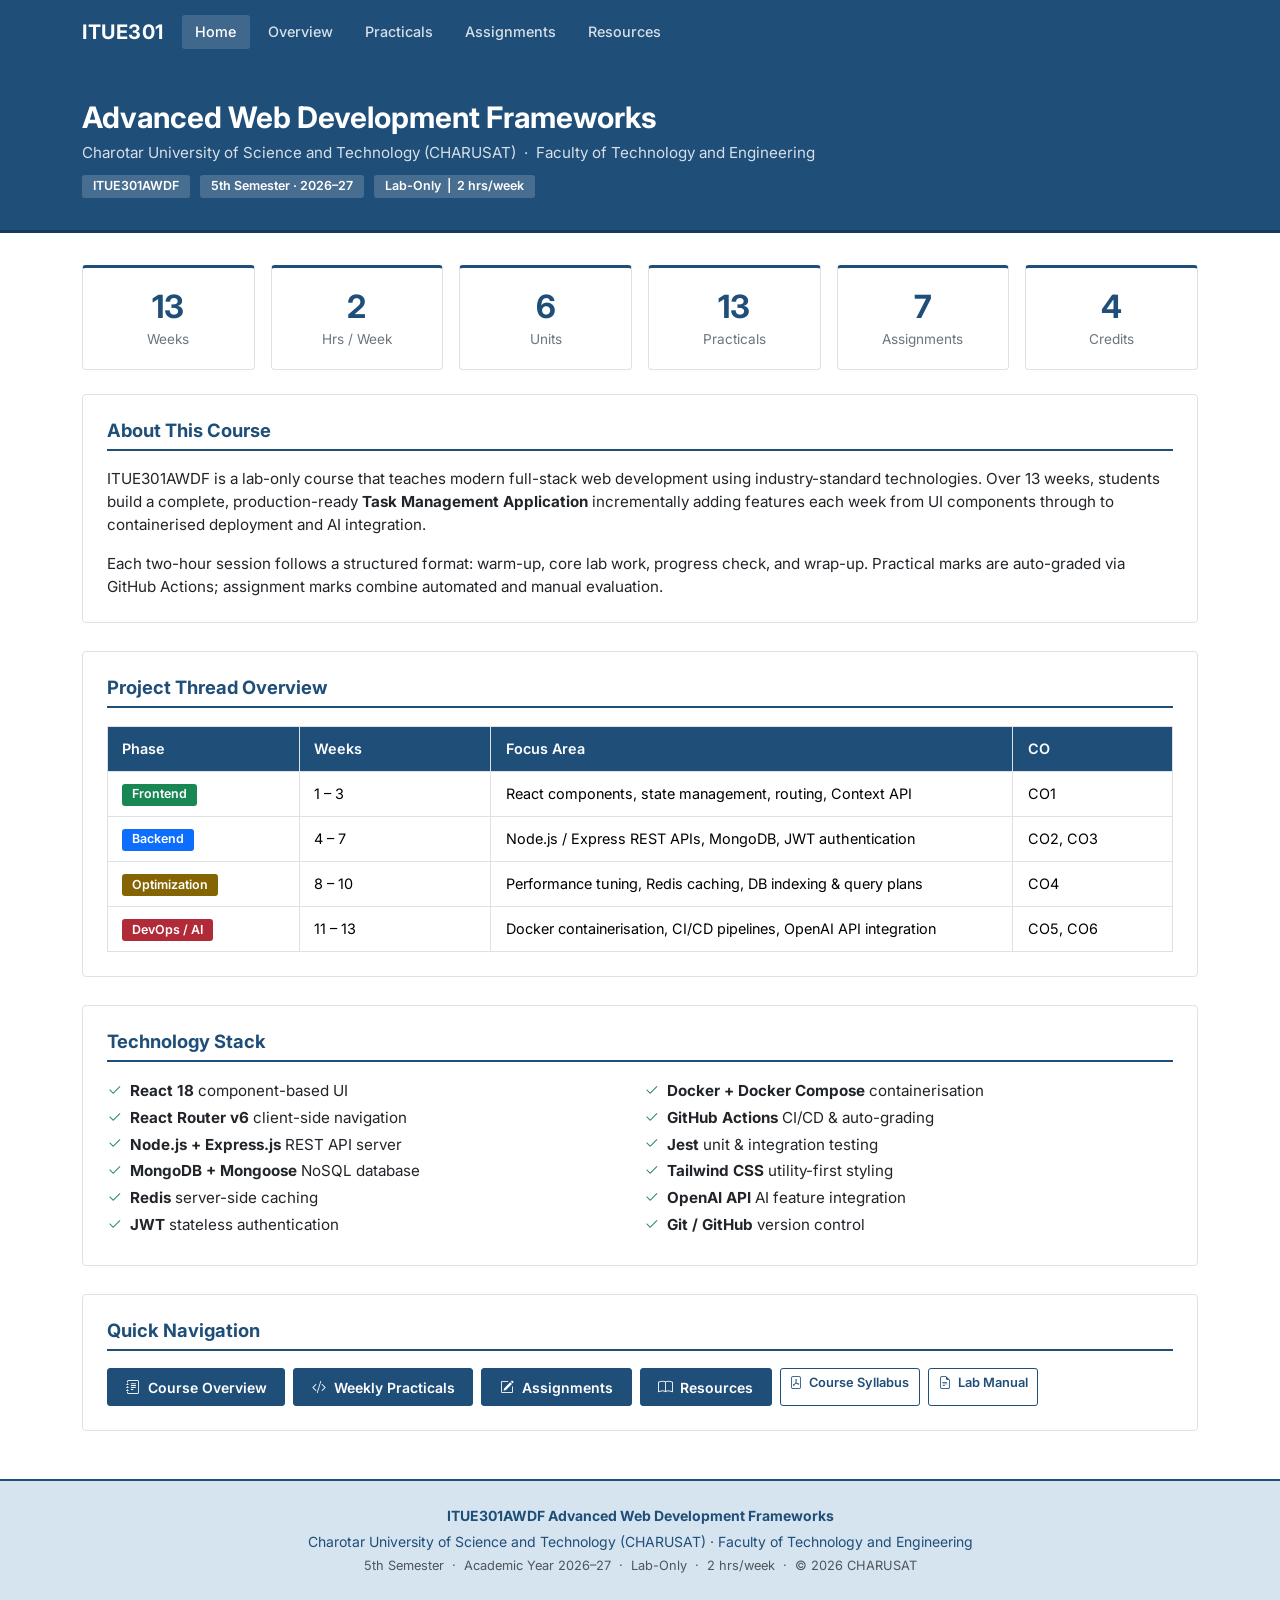
<file: index.html>
<!DOCTYPE html>
<html lang="en">
<head>
  <meta charset="UTF-8">
  <meta name="viewport" content="width=device-width, initial-scale=1.0">
  <title>ITUE301 Advanced Web Development Frameworks</title>
  <link href="https://cdn.jsdelivr.net/npm/bootstrap@5.3.2/dist/css/bootstrap.min.css" rel="stylesheet">
  <link rel="stylesheet" href="https://cdn.jsdelivr.net/npm/bootstrap-icons@1.11.1/font/bootstrap-icons.css">
  <link rel="stylesheet" href="style.css">
</head>
<body>

<!-- ── Navbar ─────────────────────────────────────────────────────────────── -->
<nav class="navbar navbar-expand-lg navbar-dark">
  <div class="container">
    <a class="navbar-brand" href="index.html">ITUE301</a>
    <button class="navbar-toggler" type="button" data-bs-toggle="collapse" data-bs-target="#nav">
      <span class="navbar-toggler-icon"></span>
    </button>
    <div class="collapse navbar-collapse" id="nav">
      <ul class="navbar-nav me-auto">
        <li class="nav-item"><a class="nav-link active" href="index.html">Home</a></li>
        <li class="nav-item"><a class="nav-link" href="overview.html">Overview</a></li>
        <li class="nav-item"><a class="nav-link" href="practicals.html">Practicals</a></li>
        <li class="nav-item"><a class="nav-link" href="assignments.html">Assignments</a></li>
        <li class="nav-item"><a class="nav-link" href="resources.html">Resources</a></li>
      </ul>
      <!-- <div class="view-mode-toggle">
        <label for="viewModeToggle" id="viewModeLabel">Student View</label>
        <div class="form-check form-switch mb-0">
          <input class="form-check-input" type="checkbox" id="viewModeToggle" role="switch">
        </div>
      </div> -->
    </div>
  </div>
</nav>

<!-- ── Page Header ────────────────────────────────────────────────────────── -->
<div class="page-header">
  <div class="container">
    <h1>Advanced Web Development Frameworks</h1>
    <p class="sub">
      Charotar University of Science and Technology (CHARUSAT) &nbsp;·&nbsp;
      Faculty of Technology and Engineering
    </p>
    <div class="badges">
      <span class="badge">ITUE301AWDF</span>
      <span class="badge">5th Semester · 2026–27</span>
      <span class="badge">Lab-Only &nbsp;|&nbsp; 2 hrs/week</span>
    </div>
  </div>
</div>

<!-- ── Main content ───────────────────────────────────────────────────────── -->
<main class="container">

  <!-- Quick Facts -->
  <div class="row g-3 mb-4">
    <div class="col-6 col-md-2">
      <div class="stat-box">
        <h3>13</h3>
        <p>Weeks</p>
      </div>
    </div>
    <div class="col-6 col-md-2">
      <div class="stat-box">
        <h3>2</h3>
        <p>Hrs / Week</p>
      </div>
    </div>
    <div class="col-6 col-md-2">
      <div class="stat-box">
        <h3>6</h3>
        <p>Units</p>
      </div>
    </div>
    <div class="col-6 col-md-2">
      <div class="stat-box">
        <h3>13</h3>
        <p>Practicals</p>
      </div>
    </div>
    <div class="col-6 col-md-2">
      <div class="stat-box">
        <h3>7</h3>
        <p>Assignments</p>
      </div>
    </div>
    <div class="col-6 col-md-2">
      <div class="stat-box">
        <h3>4</h3>
        <p>Credits</p>
      </div>
    </div>
  </div>

  <!-- Course Description -->
  <div class="section-block">
    <h2>About This Course</h2>
    <p>
      ITUE301AWDF is a lab-only course that teaches modern full-stack web development using
      industry-standard technologies. Over 13 weeks, students build a complete,
      production-ready <strong>Task Management Application</strong> incrementally adding
      features each week from UI components through to containerised deployment and AI integration.
    </p>
    <p class="mb-0">
      Each two-hour session follows a structured format: warm-up, core lab work, progress
      check, and wrap-up. Practical marks are auto-graded via GitHub Actions; assignment
      marks combine automated and manual evaluation.
    </p>
  </div>

  <!-- Course Thread at a glance -->
  <div class="section-block">
    <h2>Project Thread Overview</h2>
    <div class="table-responsive">
      <table class="table table-bordered table-sm">
        <thead>
          <tr>
            <th style="width:18%">Phase</th>
            <th style="width:18%">Weeks</th>
            <th>Focus Area</th>
            <th style="width:15%">CO</th>
          </tr>
        </thead>
        <tbody>
          <tr>
            <td><span class="badge wk-frontend">Frontend</span></td>
            <td>1 – 3</td>
            <td>React components, state management, routing, Context API</td>
            <td>CO1</td>
          </tr>
          <tr>
            <td><span class="badge wk-backend">Backend</span></td>
            <td>4 – 7</td>
            <td>Node.js / Express REST APIs, MongoDB, JWT authentication</td>
            <td>CO2, CO3</td>
          </tr>
          <tr>
            <td><span class="badge wk-optimize">Optimization</span></td>
            <td>8 – 10</td>
            <td>Performance tuning, Redis caching, DB indexing &amp; query plans</td>
            <td>CO4</td>
          </tr>
          <tr>
            <td><span class="badge wk-devops">DevOps / AI</span></td>
            <td>11 – 13</td>
            <td>Docker containerisation, CI/CD pipelines, OpenAI API integration</td>
            <td>CO5, CO6</td>
          </tr>
        </tbody>
      </table>
    </div>
  </div>

  <!-- Tech Stack -->
  <div class="section-block">
    <h2>Technology Stack</h2>
    <div class="row g-2">
      <div class="col-md-6">
        <ul class="list-unstyled mb-0">
          <li class="mb-1"><i class="bi bi-check2 text-success"></i>&nbsp; <strong>React 18</strong> component-based UI</li>
          <li class="mb-1"><i class="bi bi-check2 text-success"></i>&nbsp; <strong>React Router v6</strong> client-side navigation</li>
          <li class="mb-1"><i class="bi bi-check2 text-success"></i>&nbsp; <strong>Node.js + Express.js</strong> REST API server</li>
          <li class="mb-1"><i class="bi bi-check2 text-success"></i>&nbsp; <strong>MongoDB + Mongoose</strong> NoSQL database</li>
          <li class="mb-1"><i class="bi bi-check2 text-success"></i>&nbsp; <strong>Redis</strong> server-side caching</li>
          <li class="mb-1"><i class="bi bi-check2 text-success"></i>&nbsp; <strong>JWT</strong> stateless authentication</li>
        </ul>
      </div>
      <div class="col-md-6">
        <ul class="list-unstyled mb-0">
          <li class="mb-1"><i class="bi bi-check2 text-success"></i>&nbsp; <strong>Docker + Docker Compose</strong> containerisation</li>
          <li class="mb-1"><i class="bi bi-check2 text-success"></i>&nbsp; <strong>GitHub Actions</strong> CI/CD &amp; auto-grading</li>
          <li class="mb-1"><i class="bi bi-check2 text-success"></i>&nbsp; <strong>Jest</strong> unit &amp; integration testing</li>
          <li class="mb-1"><i class="bi bi-check2 text-success"></i>&nbsp; <strong>Tailwind CSS</strong> utility-first styling</li>
          <li class="mb-1"><i class="bi bi-check2 text-success"></i>&nbsp; <strong>OpenAI API</strong> AI feature integration</li>
          <li class="mb-1"><i class="bi bi-check2 text-success"></i>&nbsp; <strong>Git / GitHub</strong> version control</li>
        </ul>
      </div>
    </div>
  </div>

  <!-- Navigation Links -->
  <div class="section-block">
    <h2>Quick Navigation</h2>
    <div class="d-flex flex-wrap gap-2">
      <a href="overview.html" class="btn btn-primary">
        <i class="bi bi-journal-text"></i>&nbsp; Course Overview
      </a>
      <a href="practicals.html" class="btn btn-primary">
        <i class="bi bi-code-slash"></i>&nbsp; Weekly Practicals
      </a>
      <a href="assignments.html" class="btn btn-primary">
        <i class="bi bi-pencil-square"></i>&nbsp; Assignments
      </a>
      <a href="resources.html" class="btn btn-primary">
        <i class="bi bi-book"></i>&nbsp; Resources
      </a>
      <a href="#" class="btn btn-outline-primary drive-btn" data-drive-key="SYLLABUS">
        <i class="bi bi-file-pdf"></i>&nbsp; Course Syllabus
      </a>
      <a href="#" class="btn btn-outline-primary drive-btn" data-drive-key="LAB_MANUAL">
        <i class="bi bi-file-earmark-text"></i>&nbsp; Lab Manual
      </a>
    </div>
  </div>

  <!-- Faculty-only notice -->
  <div class="faculty-only">
    <div class="section-block">
      <h2>Faculty Notes</h2>
      <div class="faculty-note">
        <strong><i class="bi bi-mortarboard-fill"></i>&nbsp; Visible in Faculty View only</strong>
        All practical handouts, assignment rubrics, teaching guides, and common-mistake logs
        are accessible via the respective page sections. Auto-grading is handled by GitHub Actions
        in each template repository. Monitor the Actions tab for student submission status.
        Assessment split: 60 marks continuous (Practicals 40 + Assignments 20), 40 marks end-semester exam.
      </div>
    </div>
  </div>

</main><!-- /container -->

<!-- ── Footer ─────────────────────────────────────────────────────────────── -->
<footer class="site-footer">
  <div class="container">
    <p><strong>ITUE301AWDF Advanced Web Development Frameworks</strong></p>
    <p>Charotar University of Science and Technology (CHARUSAT) · Faculty of Technology and Engineering</p>
    <p class="text-muted">5th Semester &nbsp;·&nbsp; Academic Year 2026–27 &nbsp;·&nbsp; Lab-Only &nbsp;·&nbsp; 2 hrs/week &nbsp;·&nbsp; &copy; 2026 CHARUSAT</p>
  </div>
</footer>

<script src="https://cdn.jsdelivr.net/npm/bootstrap@5.3.2/dist/js/bootstrap.bundle.min.js"></script>
<script src="main.js"></script>
</body>
</html>
</file>
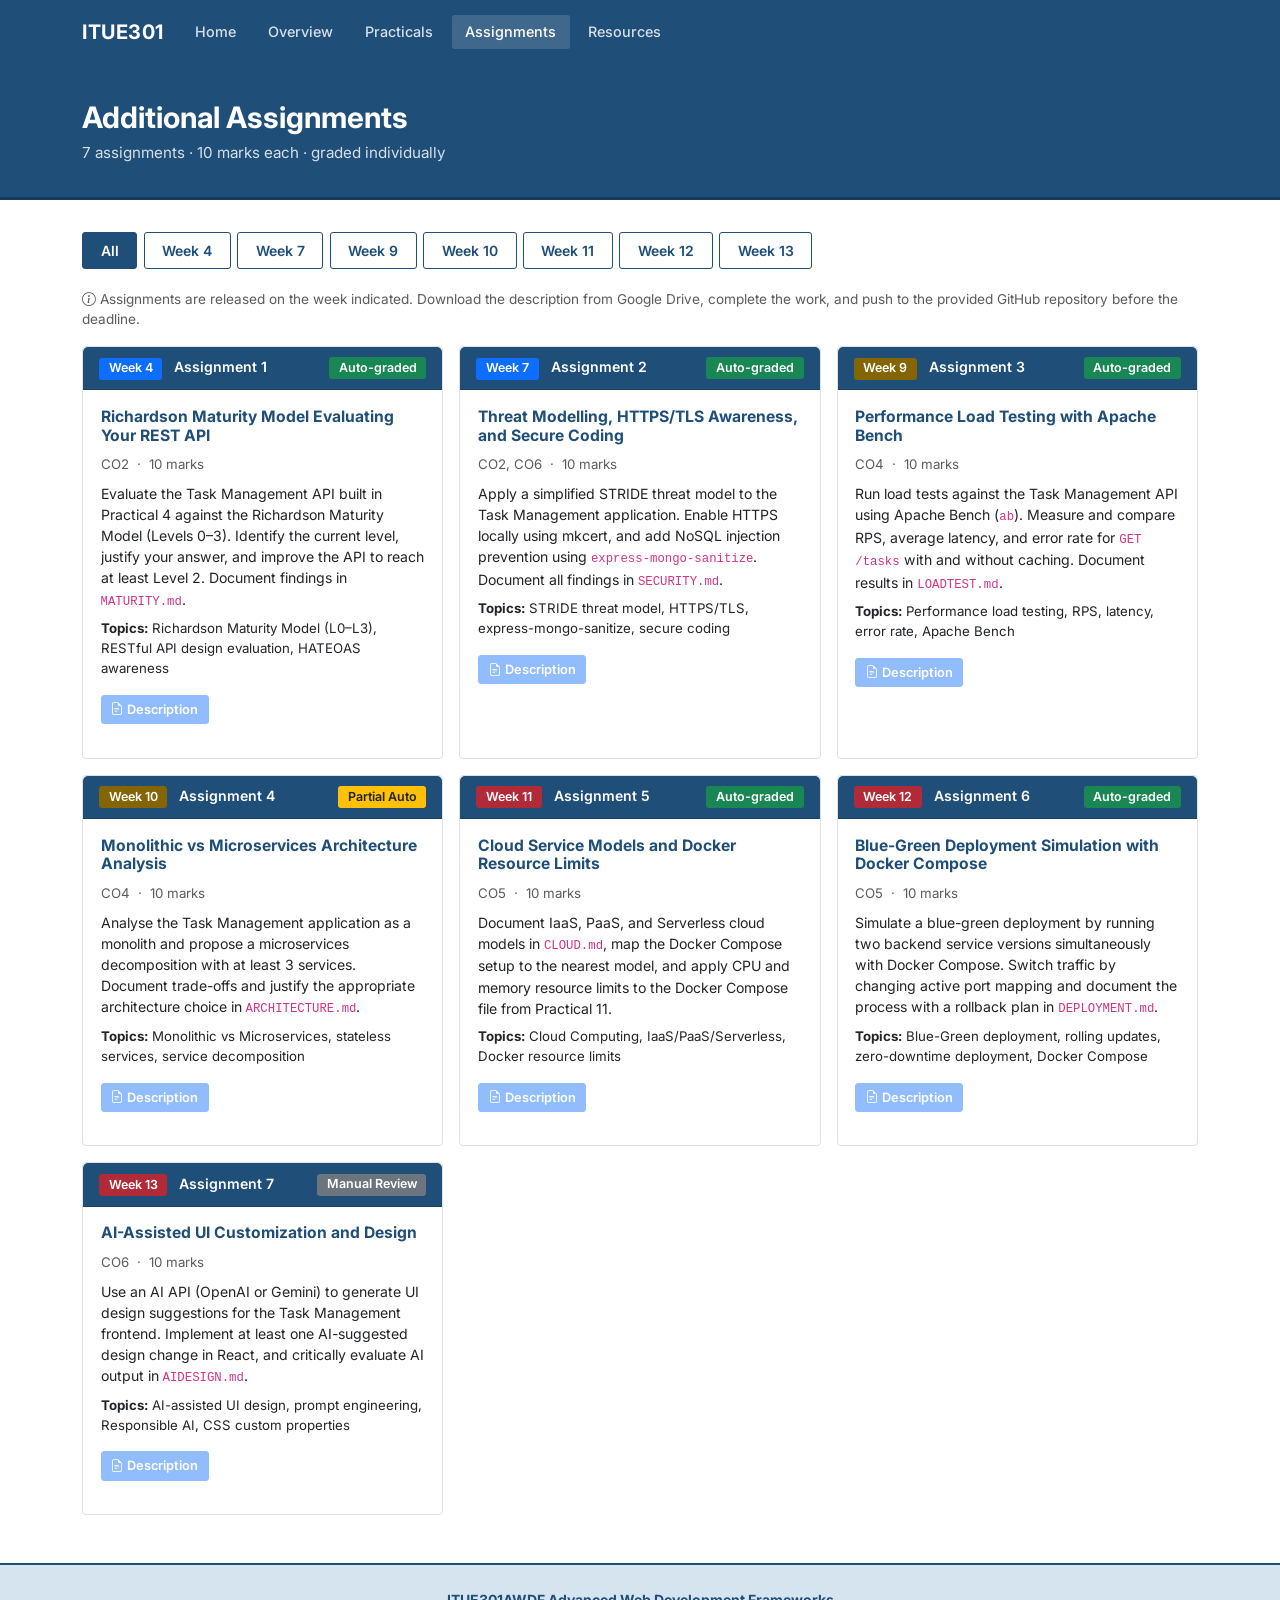
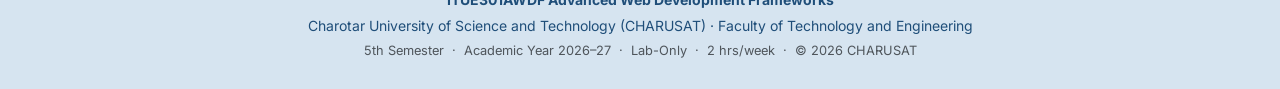
<file: assignments.html>
<!DOCTYPE html>
<html lang="en">
<head>
  <meta charset="UTF-8">
  <meta name="viewport" content="width=device-width, initial-scale=1.0">
  <title>Assignments ITUE301</title>
  <link href="https://cdn.jsdelivr.net/npm/bootstrap@5.3.2/dist/css/bootstrap.min.css" rel="stylesheet">
  <link rel="stylesheet" href="https://cdn.jsdelivr.net/npm/bootstrap-icons@1.11.1/font/bootstrap-icons.css">
  <link rel="stylesheet" href="style.css">
</head>
<body>

<!-- ── Navbar ─────────────────────────────────────────────────────────────── -->
<nav class="navbar navbar-expand-lg navbar-dark">
  <div class="container">
    <a class="navbar-brand" href="index.html">ITUE301</a>
    <button class="navbar-toggler" type="button" data-bs-toggle="collapse" data-bs-target="#nav">
      <span class="navbar-toggler-icon"></span>
    </button>
    <div class="collapse navbar-collapse" id="nav">
      <ul class="navbar-nav me-auto">
        <li class="nav-item"><a class="nav-link" href="index.html">Home</a></li>
        <li class="nav-item"><a class="nav-link" href="overview.html">Overview</a></li>
        <li class="nav-item"><a class="nav-link" href="practicals.html">Practicals</a></li>
        <li class="nav-item"><a class="nav-link active" href="assignments.html">Assignments</a></li>
        <li class="nav-item"><a class="nav-link" href="resources.html">Resources</a></li>
      </ul>
      <!-- <div class="view-mode-toggle">
        <label for="viewModeToggle" id="viewModeLabel">Student View</label>
        <div class="form-check form-switch mb-0">
          <input class="form-check-input" type="checkbox" id="viewModeToggle" role="switch">
        </div>
      </div> -->
    </div>
  </div>
</nav>

<!-- ── Page Header ────────────────────────────────────────────────────────── -->
<div class="page-header">
  <div class="container">
    <h1>Additional Assignments</h1>
    <p class="sub">7 assignments · 10 marks each · graded individually</p>
  </div>
</div>

<!-- ── Main ───────────────────────────────────────────────────────────────── -->
<main class="container">

  <!-- Filter bar -->
  <div class="filter-bar">
    <button class="btn btn-outline-primary active" data-filter="all">All</button>
    <button class="btn btn-outline-primary" data-filter="4">Week 4</button>
    <button class="btn btn-outline-primary" data-filter="7">Week 7</button>
    <button class="btn btn-outline-primary" data-filter="9">Week 9</button>
    <button class="btn btn-outline-primary" data-filter="10">Week 10</button>
    <button class="btn btn-outline-primary" data-filter="11">Week 11</button>
    <button class="btn btn-outline-primary" data-filter="12">Week 12</button>
    <button class="btn btn-outline-primary" data-filter="13">Week 13</button>
  </div>

  <!-- Summary info -->
  <p class="text-muted mb-3" style="font-size:0.85rem;">
    <i class="bi bi-info-circle"></i>
    Assignments are released on the week indicated. Download the description from Google Drive, 
    complete the work, and push to the provided GitHub repository before the deadline.
  </p>

  <!-- No-results notice -->
  <div id="noResults" class="alert alert-secondary py-2" style="display:none;">
    No assignments for the selected week.
  </div>

  <!-- Cards grid -->
  <div class="row g-3" id="assignmentGrid">

    <!-- ── Assignment 1 Week 4 ──────────────────────────────────────── -->
    <div class="col-md-6 col-lg-4 assignment-card" data-week="4">
      <div class="card h-100">
        <div class="card-header d-flex justify-content-between align-items-center">
          <span><span class="badge wk-backend">Week 4</span> &nbsp; Assignment 1</span>
          <span class="badge bg-success">Auto-graded</span>
        </div>
        <div class="card-body">
          <h5 class="card-title">Richardson Maturity Model Evaluating Your REST API</h5>
          <p class="text-muted mb-2" style="font-size:0.83rem;">CO2 &nbsp;·&nbsp; 10 marks</p>
          <p class="mb-2" style="font-size:0.88rem;">
            Evaluate the Task Management API built in Practical 4 against the Richardson Maturity
            Model (Levels 0–3). Identify the current level, justify your answer, and improve the API
            to reach at least Level 2. Document findings in <code>MATURITY.md</code>.
          </p>
          <p class="mb-2" style="font-size:0.83rem;">
            <strong>Topics:</strong> Richardson Maturity Model (L0–L3), RESTful API design evaluation, HATEOAS awareness
          </p>
          <div class="d-flex gap-2 mt-3">
            <a href="#" class="btn btn-sm btn-primary drive-btn" data-drive-key="A_W4" target="_blank" rel="noopener">
              <i class="bi bi-file-earmark-text"></i> Description
            </a>
          </div>
          <!-- Faculty only -->
          <div class="faculty-only">
            <div class="faculty-note">
              <strong><i class="bi bi-clipboard-check"></i> Rubric</strong>
              Maturity Evaluation (4) · Level 2 Compliance (3) · HATEOAS Awareness (3)
            </div>
            <div class="faculty-note">
              <strong><i class="bi bi-github"></i> Repository</strong>
              assignment-w4-&lt;rollno&gt; · MATURITY.md required · Passing: 7 / 10 (70%)
            </div>
          </div>
        </div>
      </div>
    </div>

    <!-- ── Assignment 2 Week 7 ──────────────────────────────────────── -->
    <div class="col-md-6 col-lg-4 assignment-card" data-week="7">
      <div class="card h-100">
        <div class="card-header d-flex justify-content-between align-items-center">
          <span><span class="badge wk-backend">Week 7</span> &nbsp; Assignment 2</span>
          <span class="badge bg-success">Auto-graded</span>
        </div>
        <div class="card-body">
          <h5 class="card-title">Threat Modelling, HTTPS/TLS Awareness, and Secure Coding</h5>
          <p class="text-muted mb-2" style="font-size:0.83rem;">CO2, CO6 &nbsp;·&nbsp; 10 marks</p>
          <p class="mb-2" style="font-size:0.88rem;">
            Apply a simplified STRIDE threat model to the Task Management application.
            Enable HTTPS locally using mkcert, and add NoSQL injection prevention using
            <code>express-mongo-sanitize</code>. Document all findings in <code>SECURITY.md</code>.
          </p>
          <p class="mb-2" style="font-size:0.83rem;">
            <strong>Topics:</strong> STRIDE threat model, HTTPS/TLS, express-mongo-sanitize, secure coding
          </p>
          <div class="d-flex gap-2 mt-3">
            <a href="#" class="btn btn-sm btn-primary drive-btn" data-drive-key="A_W7" target="_blank" rel="noopener">
              <i class="bi bi-file-earmark-text"></i> Description
            </a>
          </div>
          <div class="faculty-only">
            <div class="faculty-note">
              <strong><i class="bi bi-clipboard-check"></i> Rubric</strong>
              STRIDE Analysis (4) · HTTPS Setup (3) · Input Sanitization (3)
            </div>
            <div class="faculty-note">
              <strong><i class="bi bi-github"></i> Repository</strong>
              assignment-w7-&lt;rollno&gt; · SECURITY.md required · Passing: 7 / 10 (70%)
            </div>
          </div>
        </div>
      </div>
    </div>

    <!-- ── Assignment 3 Week 9 ──────────────────────────────────────── -->
    <div class="col-md-6 col-lg-4 assignment-card" data-week="9">
      <div class="card h-100">
        <div class="card-header d-flex justify-content-between align-items-center">
          <span><span class="badge wk-optimize">Week 9</span> &nbsp; Assignment 3</span>
          <span class="badge bg-success">Auto-graded</span>
        </div>
        <div class="card-body">
          <h5 class="card-title">Performance Load Testing with Apache Bench</h5>
          <p class="text-muted mb-2" style="font-size:0.83rem;">CO4 &nbsp;·&nbsp; 10 marks</p>
          <p class="mb-2" style="font-size:0.88rem;">
            Run load tests against the Task Management API using Apache Bench (<code>ab</code>).
            Measure and compare RPS, average latency, and error rate for
            <code>GET /tasks</code> with and without caching. Document results in <code>LOADTEST.md</code>.
          </p>
          <p class="mb-2" style="font-size:0.83rem;">
            <strong>Topics:</strong> Performance load testing, RPS, latency, error rate, Apache Bench
          </p>
          <div class="d-flex gap-2 mt-3">
            <a href="#" class="btn btn-sm btn-primary drive-btn" data-drive-key="A_W9" target="_blank" rel="noopener">
              <i class="bi bi-file-earmark-text"></i> Description
            </a>
          </div>
          <div class="faculty-only">
            <div class="faculty-note">
              <strong><i class="bi bi-clipboard-check"></i> Rubric</strong>
              Test Execution (4) · Comparison Table (3) · Analysis (3)
            </div>
            <div class="faculty-note">
              <strong><i class="bi bi-github"></i> Repository</strong>
              assignment-w9-&lt;rollno&gt; · LOADTEST.md required · Passing: 7 / 10 (70%)
            </div>
          </div>
        </div>
      </div>
    </div>

    <!-- ── Assignment 4 Week 10 ─────────────────────────────────────── -->
    <div class="col-md-6 col-lg-4 assignment-card" data-week="10">
      <div class="card h-100">
        <div class="card-header d-flex justify-content-between align-items-center">
          <span><span class="badge wk-optimize">Week 10</span> &nbsp; Assignment 4</span>
          <span class="badge bg-warning text-dark">Partial Auto</span>
        </div>
        <div class="card-body">
          <h5 class="card-title">Monolithic vs Microservices Architecture Analysis</h5>
          <p class="text-muted mb-2" style="font-size:0.83rem;">CO4 &nbsp;·&nbsp; 10 marks</p>
          <p class="mb-2" style="font-size:0.88rem;">
            Analyse the Task Management application as a monolith and propose a microservices
            decomposition with at least 3 services. Document trade-offs and justify the appropriate
            architecture choice in <code>ARCHITECTURE.md</code>.
          </p>
          <p class="mb-2" style="font-size:0.83rem;">
            <strong>Topics:</strong> Monolithic vs Microservices, stateless services, service decomposition
          </p>
          <div class="d-flex gap-2 mt-3">
            <a href="#" class="btn btn-sm btn-primary drive-btn" data-drive-key="A_W10" target="_blank" rel="noopener">
              <i class="bi bi-file-earmark-text"></i> Description
            </a>
          </div>
          <div class="faculty-only">
            <div class="faculty-note">
              <strong><i class="bi bi-clipboard-check"></i> Rubric</strong>
              Architecture Diagrams (4) · Trade-off Table (3) · Decision + Stateless Note (3)
            </div>
            <div class="faculty-note">
              <strong><i class="bi bi-github"></i> Repository</strong>
              assignment-w10-&lt;rollno&gt; · ARCHITECTURE.md required · Passing: 7 / 10 (70%)
            </div>
          </div>
        </div>
      </div>
    </div>

    <!-- ── Assignment 5 Week 11 ─────────────────────────────────────── -->
    <div class="col-md-6 col-lg-4 assignment-card" data-week="11">
      <div class="card h-100">
        <div class="card-header d-flex justify-content-between align-items-center">
          <span><span class="badge wk-devops">Week 11</span> &nbsp; Assignment 5</span>
          <span class="badge bg-success">Auto-graded</span>
        </div>
        <div class="card-body">
          <h5 class="card-title">Cloud Service Models and Docker Resource Limits</h5>
          <p class="text-muted mb-2" style="font-size:0.83rem;">CO5 &nbsp;·&nbsp; 10 marks</p>
          <p class="mb-2" style="font-size:0.88rem;">
            Document IaaS, PaaS, and Serverless cloud models in <code>CLOUD.md</code>,
            map the Docker Compose setup to the nearest model, and apply CPU and memory
            resource limits to the Docker Compose file from Practical 11.
          </p>
          <p class="mb-2" style="font-size:0.83rem;">
            <strong>Topics:</strong> Cloud Computing, IaaS/PaaS/Serverless, Docker resource limits
          </p>
          <div class="d-flex gap-2 mt-3">
            <a href="#" class="btn btn-sm btn-primary drive-btn" data-drive-key="A_W11" target="_blank" rel="noopener">
              <i class="bi bi-file-earmark-text"></i> Description
            </a>
          </div>
          <div class="faculty-only">
            <div class="faculty-note">
              <strong><i class="bi bi-clipboard-check"></i> Rubric</strong>
              Dockerfile quality (4) · Compose setup (4) · Image size (2)
            </div>
            <div class="faculty-note">
              <strong><i class="bi bi-github"></i> Repository</strong>
              assignment-w11-&lt;rollno&gt; · CLOUD.md required · Passing: 7 / 10 (70%)
            </div>
          </div>
        </div>
      </div>
    </div>

    <!-- ── Assignment 6 Week 12 ─────────────────────────────────────── -->
    <div class="col-md-6 col-lg-4 assignment-card" data-week="12">
      <div class="card h-100">
        <div class="card-header d-flex justify-content-between align-items-center">
          <span><span class="badge wk-devops">Week 12</span> &nbsp; Assignment 6</span>
          <span class="badge bg-success">Auto-graded</span>
        </div>
        <div class="card-body">
          <h5 class="card-title">Blue-Green Deployment Simulation with Docker Compose</h5>
          <p class="text-muted mb-2" style="font-size:0.83rem;">CO5 &nbsp;·&nbsp; 10 marks</p>
          <p class="mb-2" style="font-size:0.88rem;">
            Simulate a blue-green deployment by running two backend service versions simultaneously
            with Docker Compose. Switch traffic by changing active port mapping and document
            the process with a rollback plan in <code>DEPLOYMENT.md</code>.
          </p>
          <p class="mb-2" style="font-size:0.83rem;">
            <strong>Topics:</strong> Blue-Green deployment, rolling updates, zero-downtime deployment, Docker Compose
          </p>
          <div class="d-flex gap-2 mt-3">
            <a href="#" class="btn btn-sm btn-primary drive-btn" data-drive-key="A_W12" target="_blank" rel="noopener">
              <i class="bi bi-file-earmark-text"></i> Description
            </a>
          </div>
          <div class="faculty-only">
            <div class="faculty-note">
              <strong><i class="bi bi-clipboard-check"></i> Rubric</strong>
              Blue-Green Setup (4) · Traffic Switch Simulation (3) · Documentation Quality (3)
            </div>
            <div class="faculty-note">
              <strong><i class="bi bi-github"></i> Repository</strong>
              assignment-w12-&lt;rollno&gt; · DEPLOYMENT.md required · Passing: 7 / 10 (70%)
            </div>
          </div>
        </div>
      </div>
    </div>

    <!-- ── Assignment 7 Week 13 ─────────────────────────────────────── -->
    <div class="col-md-6 col-lg-4 assignment-card" data-week="13">
      <div class="card h-100">
        <div class="card-header d-flex justify-content-between align-items-center">
          <span><span class="badge wk-devops">Week 13</span> &nbsp; Assignment 7</span>
          <span class="badge bg-secondary">Manual Review</span>
        </div>
        <div class="card-body">
          <h5 class="card-title">AI-Assisted UI Customization and Design</h5>
          <p class="text-muted mb-2" style="font-size:0.83rem;">CO6 &nbsp;·&nbsp; 10 marks</p>
          <p class="mb-2" style="font-size:0.88rem;">
            Use an AI API (OpenAI or Gemini) to generate UI design suggestions for the Task
            Management frontend. Implement at least one AI-suggested design change in React,
            and critically evaluate AI output in <code>AIDESIGN.md</code>.
          </p>
          <p class="mb-2" style="font-size:0.83rem;">
            <strong>Topics:</strong> AI-assisted UI design, prompt engineering, Responsible AI, CSS custom properties
          </p>
          <div class="d-flex gap-2 mt-3">
            <a href="#" class="btn btn-sm btn-primary drive-btn" data-drive-key="A_W13" target="_blank" rel="noopener">
              <i class="bi bi-file-earmark-text"></i> Description
            </a>
          </div>
          <div class="faculty-only">
            <div class="faculty-note">
              <strong><i class="bi bi-clipboard-check"></i> Rubric</strong>
              AI Integration for Design (4) · Design Implementation (3) · Critical Evaluation (3)
            </div>
            <div class="faculty-note">
              <strong><i class="bi bi-github"></i> Repository</strong>
              assignment-w13-&lt;rollno&gt; · AIDESIGN.md required · Passing: 7 / 10 (70%)
            </div>
          </div>
        </div>
      </div>
    </div>

  </div><!-- /row -->
</main>

<!-- ── Footer ─────────────────────────────────────────────────────────────── -->
<footer class="site-footer">
  <div class="container">
    <p><strong>ITUE301AWDF Advanced Web Development Frameworks</strong></p>
    <p>Charotar University of Science and Technology (CHARUSAT) · Faculty of Technology and Engineering</p>
    <p class="text-muted">5th Semester &nbsp;·&nbsp; Academic Year 2026–27 &nbsp;·&nbsp; Lab-Only &nbsp;·&nbsp; 2 hrs/week &nbsp;·&nbsp; &copy; 2026 CHARUSAT</p>
  </div>
</footer>

<script src="https://cdn.jsdelivr.net/npm/bootstrap@5.3.2/dist/js/bootstrap.bundle.min.js"></script>
<script src="main.js"></script>
<script>
  // ── DOM-based week filter ────────────────────────────────────────────────
  const filterBtns = document.querySelectorAll('.filter-bar button');
  const cards      = document.querySelectorAll('.assignment-card');
  const noResults  = document.getElementById('noResults');

  filterBtns.forEach(btn => {
    btn.addEventListener('click', () => {
      const f = btn.getAttribute('data-filter');

      // Update active state
      filterBtns.forEach(b => b.classList.remove('active'));
      btn.classList.add('active');

      // Show/hide cards
      let visible = 0;
      cards.forEach(card => {
        const match = f === 'all' || card.getAttribute('data-week') === f;
        card.style.display = match ? '' : 'none';
        if (match) visible++;
      });
      noResults.style.display = visible === 0 ? '' : 'none';
    });
  });
</script>
</body>
</html>
</file>
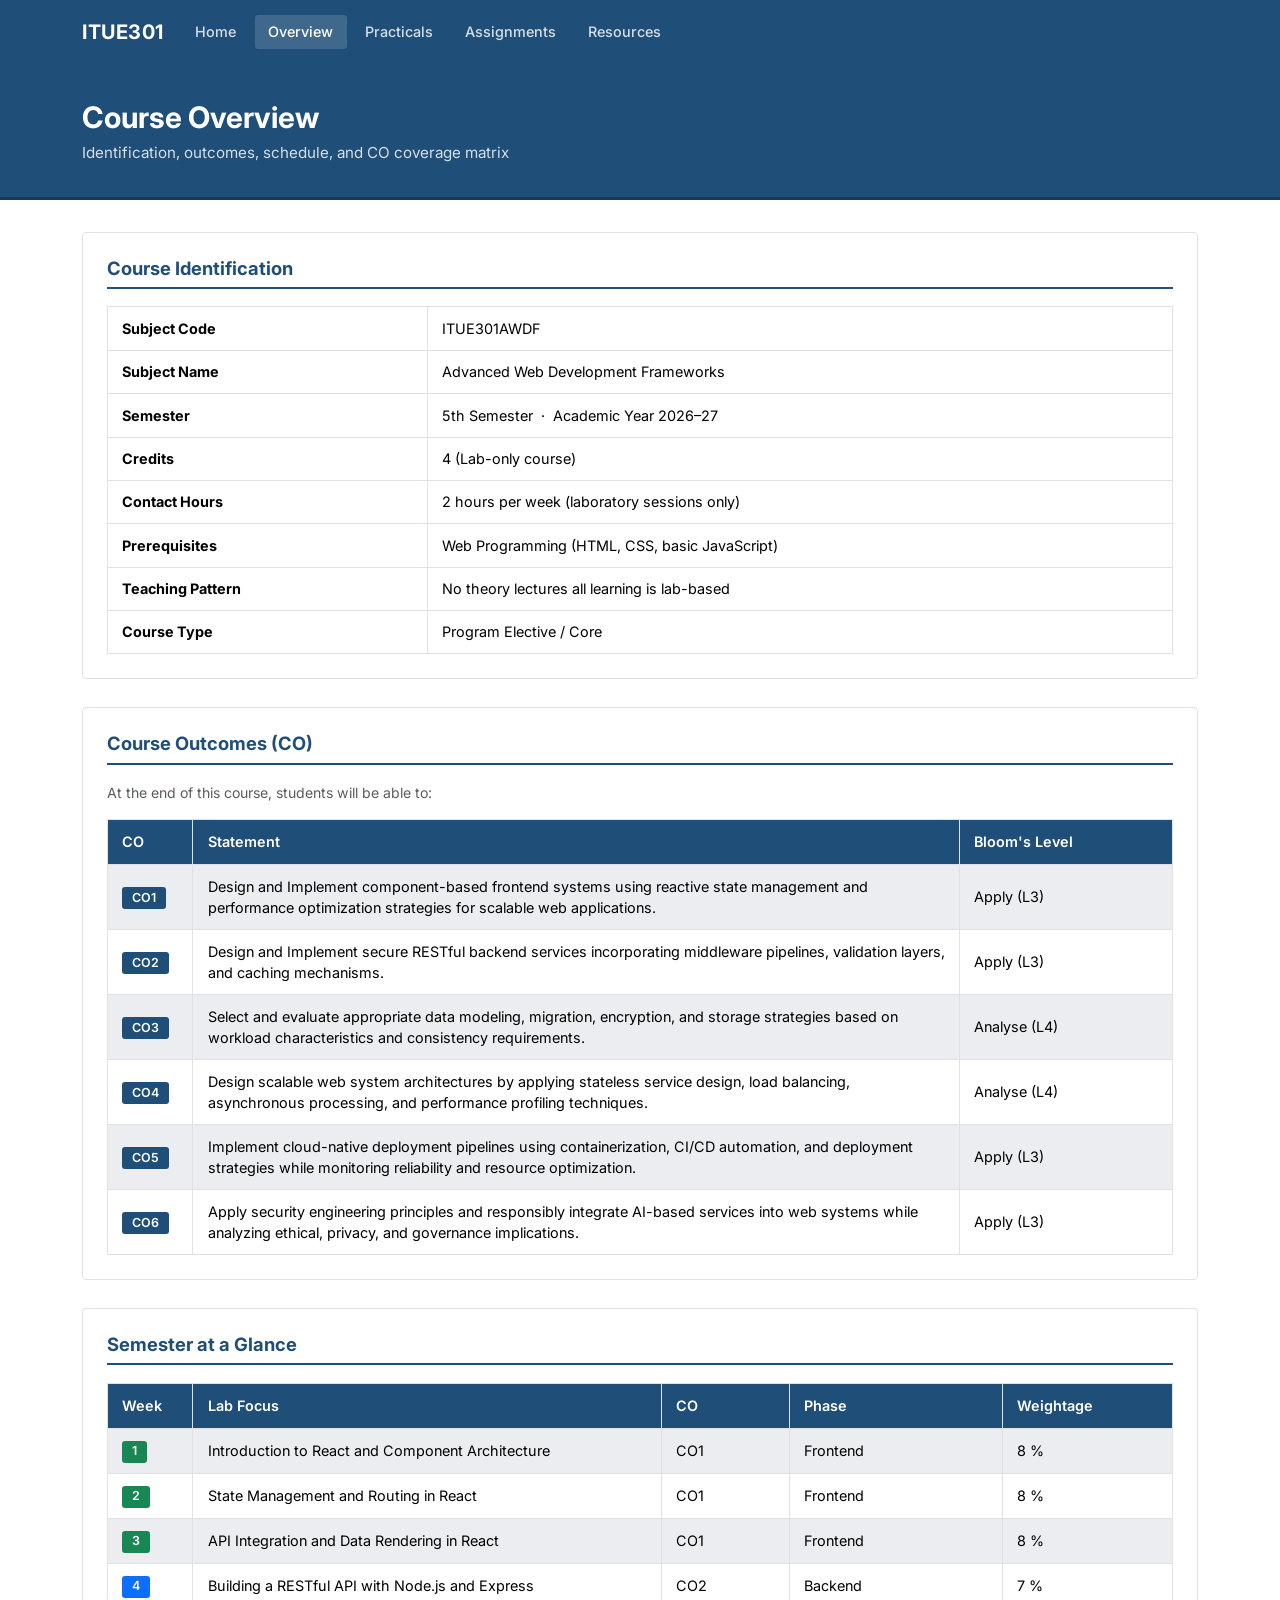
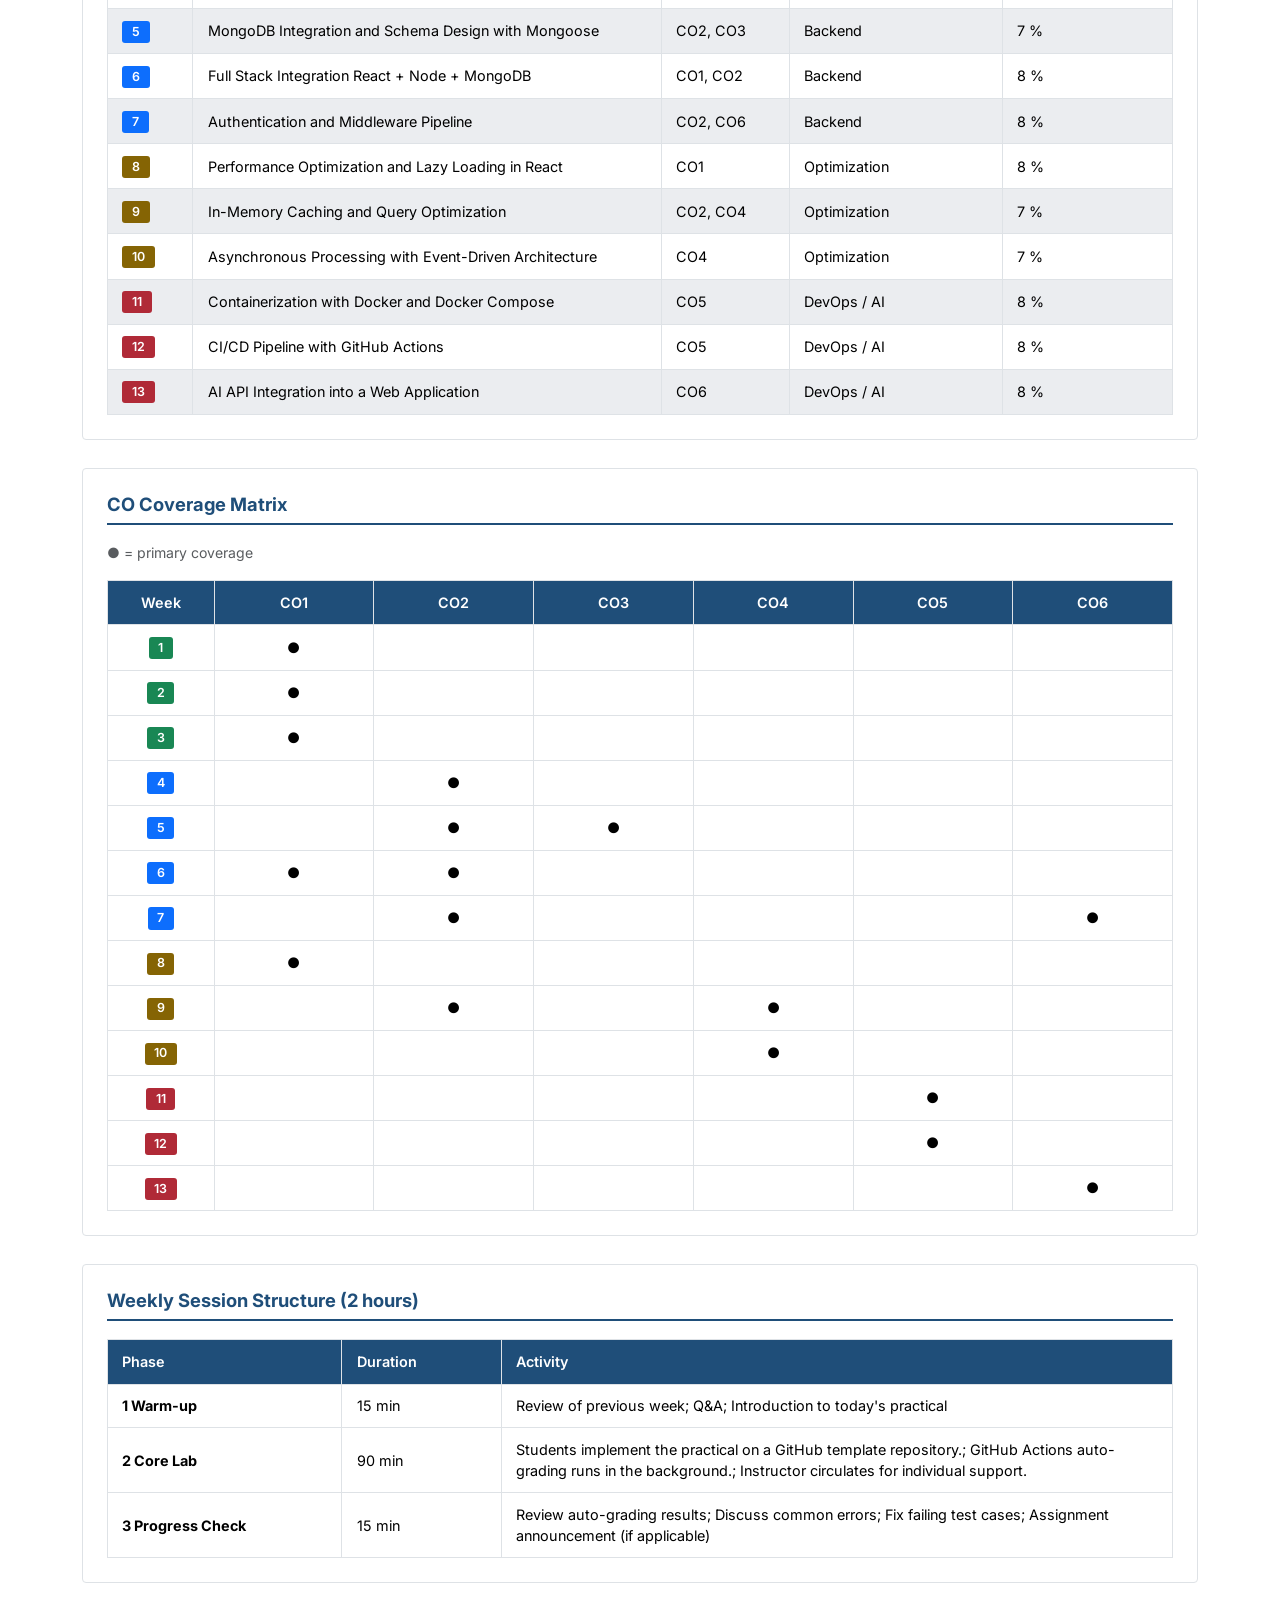
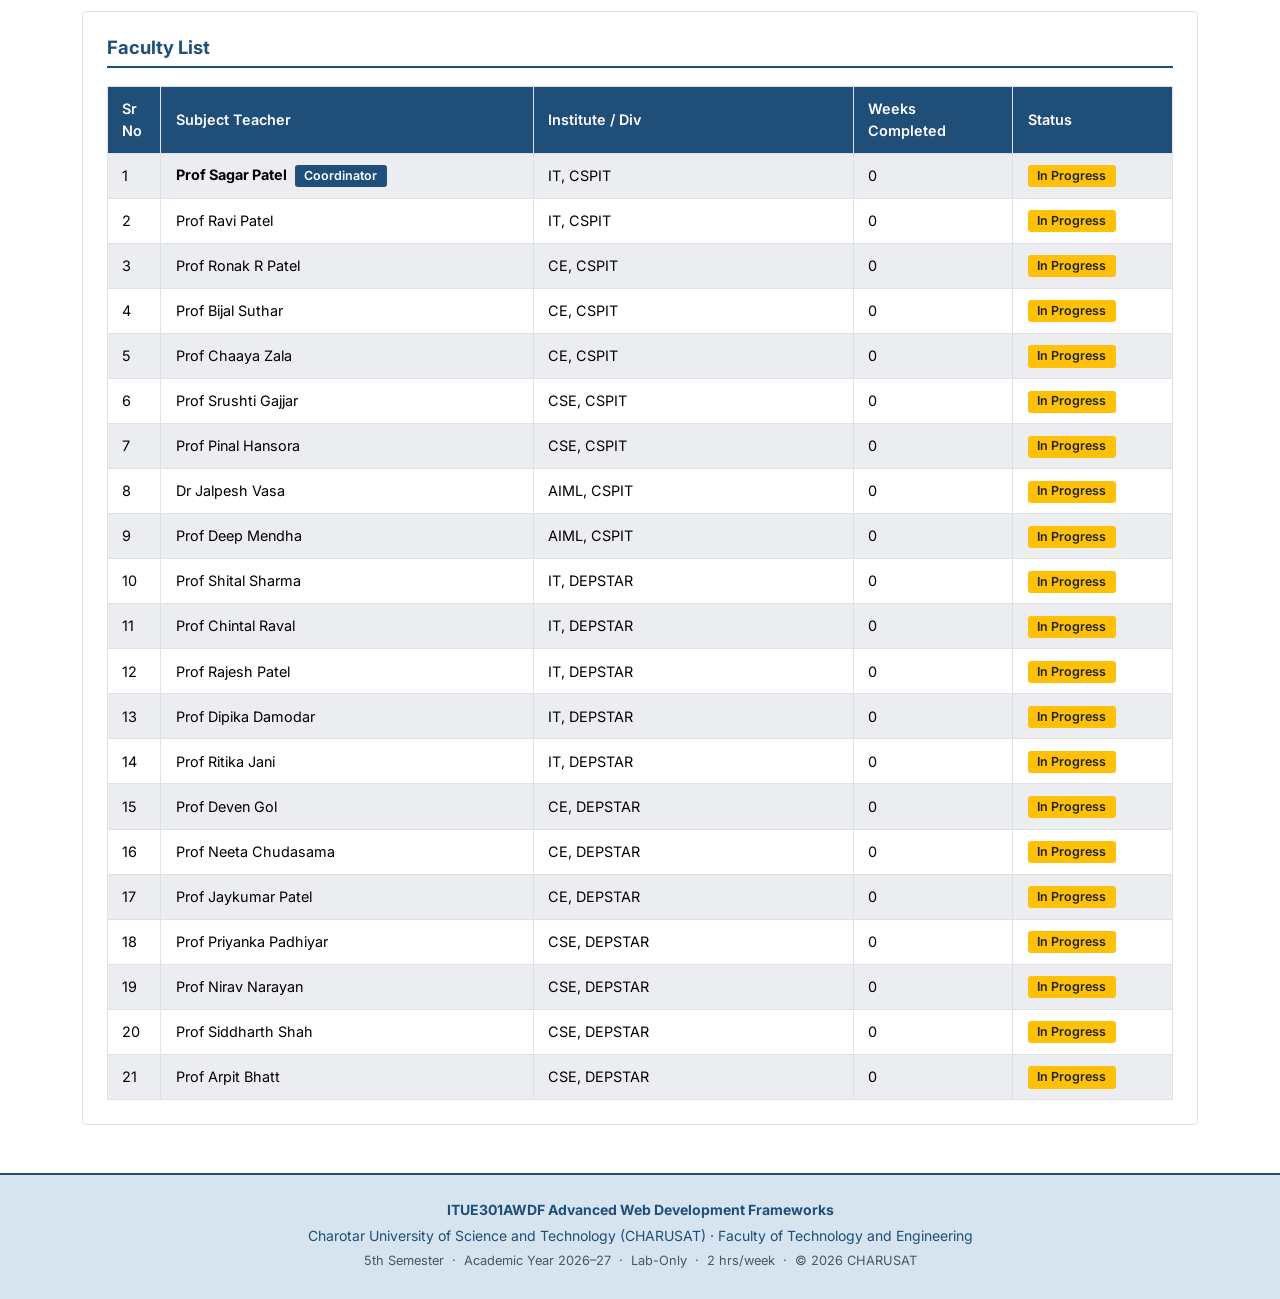
<file: overview.html>
<!DOCTYPE html>
<html lang="en">
<head>
  <meta charset="UTF-8">
  <meta name="viewport" content="width=device-width, initial-scale=1.0">
  <title>Course Overview ITUE301</title>
  <link href="https://cdn.jsdelivr.net/npm/bootstrap@5.3.2/dist/css/bootstrap.min.css" rel="stylesheet">
  <link rel="stylesheet" href="https://cdn.jsdelivr.net/npm/bootstrap-icons@1.11.1/font/bootstrap-icons.css">
  <link rel="stylesheet" href="style.css">
</head>
<body>

<!-- ── Navbar ─────────────────────────────────────────────────────────────── -->
<nav class="navbar navbar-expand-lg navbar-dark">
  <div class="container">
    <a class="navbar-brand" href="index.html">ITUE301</a>
    <button class="navbar-toggler" type="button" data-bs-toggle="collapse" data-bs-target="#nav">
      <span class="navbar-toggler-icon"></span>
    </button>
    <div class="collapse navbar-collapse" id="nav">
      <ul class="navbar-nav me-auto">
        <li class="nav-item"><a class="nav-link" href="index.html">Home</a></li>
        <li class="nav-item"><a class="nav-link active" href="overview.html">Overview</a></li>
        <li class="nav-item"><a class="nav-link" href="practicals.html">Practicals</a></li>
        <li class="nav-item"><a class="nav-link" href="assignments.html">Assignments</a></li>
        <li class="nav-item"><a class="nav-link" href="resources.html">Resources</a></li>
      </ul>
      <!-- <div class="view-mode-toggle">
        <label for="viewModeToggle" id="viewModeLabel">Student View</label>
        <div class="form-check form-switch mb-0">
          <input class="form-check-input" type="checkbox" id="viewModeToggle" role="switch">
        </div>
      </div> -->
    </div>
  </div>
</nav>

<!-- ── Page Header ────────────────────────────────────────────────────────── -->
<div class="page-header">
  <div class="container">
    <h1>Course Overview</h1>
    <p class="sub">Identification, outcomes, schedule, and CO coverage matrix</p>
  </div>
</div>

<!-- ── Main content ───────────────────────────────────────────────────────── -->
<main class="container">

  <!-- 1. Course Identification -->
  <div class="section-block">
    <h2>Course Identification</h2>
    <div class="table-responsive">
      <table class="table table-bordered table-sm">
        <tbody>
          <tr><th style="width:30%">Subject Code</th><td>ITUE301AWDF</td></tr>
          <tr><th>Subject Name</th><td>Advanced Web Development Frameworks</td></tr>
          <tr><th>Semester</th><td>5th Semester &nbsp;·&nbsp; Academic Year 2026–27</td></tr>
          <tr><th>Credits</th><td>4 (Lab-only course)</td></tr>
          <tr><th>Contact Hours</th><td>2 hours per week (laboratory sessions only)</td></tr>
          <tr><th>Prerequisites</th><td>Web Programming (HTML, CSS, basic JavaScript)</td></tr>
          <tr><th>Teaching Pattern</th><td>No theory lectures all learning is lab-based</td></tr>
          <tr><th>Course Type</th><td>Program Elective / Core</td></tr>
        </tbody>
      </table>
    </div>
  </div>

  <!-- 2. Course Outcomes -->
  <div class="section-block">
    <h2>Course Outcomes (CO)</h2>
    <p class="mb-3 text-muted" style="font-size:0.88rem;">
      At the end of this course, students will be able to:
    </p>
    <div class="table-responsive">
      <table class="table table-bordered table-striped table-sm">
        <thead>
          <tr>
            <th style="width:8%">CO</th>
            <th style="width:72%">Statement</th>
            <th style="width:20%">Bloom's Level</th>
          </tr>
        </thead>
        <tbody>
          <tr>
            <td><span class="badge badge-co">CO1</span></td>
            <td>Design and Implement component-based frontend systems using reactive state management and performance optimization strategies for scalable web applications.</td>
            <td>Apply (L3)</td>
          </tr>
          <tr>
            <td><span class="badge badge-co">CO2</span></td>
            <td>Design and Implement secure RESTful backend services incorporating middleware pipelines, validation layers, and caching mechanisms.</td>
            <td>Apply (L3)</td>
          </tr>
          <tr>
            <td><span class="badge badge-co">CO3</span></td>
            <td>Select and evaluate appropriate data modeling, migration, encryption, and storage strategies based on workload characteristics and consistency requirements.</td>
            <td>Analyse (L4)</td>
          </tr>
          <tr>
            <td><span class="badge badge-co">CO4</span></td>
            <td>Design scalable web system architectures by applying stateless service design, load balancing, asynchronous processing, and performance profiling techniques.</td>
            <td>Analyse (L4)</td>
          </tr>
          <tr>
            <td><span class="badge badge-co">CO5</span></td>
            <td>Implement cloud-native deployment pipelines using containerization, CI/CD automation, and deployment strategies while monitoring reliability and resource optimization.</td>
            <td>Apply (L3)</td>
          </tr>
          <tr>
            <td><span class="badge badge-co">CO6</span></td>
            <td>Apply security engineering principles and responsibly integrate AI-based services into web systems while analyzing ethical, privacy, and governance implications.</td>
            <td>Apply (L3)</td>
          </tr>
        </tbody>
      </table>
    </div>
  </div>

  <!-- 3. Semester at a Glance -->
  <div class="section-block">
    <h2>Semester at a Glance</h2>
    <div class="table-responsive">
      <table class="table table-bordered table-striped table-sm">
        <thead>
          <tr>
            <th style="width:8%">Week</th>
            <th style="width:44%">Lab Focus</th>
            <th style="width:12%">CO</th>
            <th style="width:20%">Phase</th>
            <th style="width:16%">Weightage</th>
          </tr>
        </thead>
        <tbody>
          <tr>
            <td><span class="badge wk-frontend">1</span></td>
            <td>Introduction to React and Component Architecture</td>
            <td>CO1</td>
            <td>Frontend</td>
            <td>8 %</td>
          </tr>
          <tr>
            <td><span class="badge wk-frontend">2</span></td>
            <td>State Management and Routing in React</td>
            <td>CO1</td>
            <td>Frontend</td>
            <td>8 %</td>
          </tr>
          <tr>
            <td><span class="badge wk-frontend">3</span></td>
            <td>API Integration and Data Rendering in React</td>
            <td>CO1</td>
            <td>Frontend</td>
            <td>8 %</td>
          </tr>
          <tr>
            <td><span class="badge wk-backend">4</span></td>
            <td>Building a RESTful API with Node.js and Express</td>
            <td>CO2</td>
            <td>Backend</td>
            <td>7 %</td>
          </tr>
          <tr>
            <td><span class="badge wk-backend">5</span></td>
            <td>MongoDB Integration and Schema Design with Mongoose</td>
            <td>CO2, CO3</td>
            <td>Backend</td>
            <td>7 %</td>
          </tr>
          <tr>
            <td><span class="badge wk-backend">6</span></td>
            <td>Full Stack Integration React + Node + MongoDB</td>
            <td>CO1, CO2</td>
            <td>Backend</td>
            <td>8 %</td>
          </tr>
          <tr>
            <td><span class="badge wk-backend">7</span></td>
            <td>Authentication and Middleware Pipeline</td>
            <td>CO2, CO6</td>
            <td>Backend</td>
            <td>8 %</td>
          </tr>
          <tr>
            <td><span class="badge wk-optimize">8</span></td>
            <td>Performance Optimization and Lazy Loading in React</td>
            <td>CO1</td>
            <td>Optimization</td>
            <td>8 %</td>
          </tr>
          <tr>
            <td><span class="badge wk-optimize">9</span></td>
            <td>In-Memory Caching and Query Optimization</td>
            <td>CO2, CO4</td>
            <td>Optimization</td>
            <td>7 %</td>
          </tr>
          <tr>
            <td><span class="badge wk-optimize">10</span></td>
            <td>Asynchronous Processing with Event-Driven Architecture</td>
            <td>CO4</td>
            <td>Optimization</td>
            <td>7 %</td>
          </tr>
          <tr>
            <td><span class="badge wk-devops">11</span></td>
            <td>Containerization with Docker and Docker Compose</td>
            <td>CO5</td>
            <td>DevOps / AI</td>
            <td>8 %</td>
          </tr>
          <tr>
            <td><span class="badge wk-devops">12</span></td>
            <td>CI/CD Pipeline with GitHub Actions</td>
            <td>CO5</td>
            <td>DevOps / AI</td>
            <td>8 %</td>
          </tr>
          <tr>
            <td><span class="badge wk-devops">13</span></td>
            <td>AI API Integration into a Web Application</td>
            <td>CO6</td>
            <td>DevOps / AI</td>
            <td>8 %</td>
          </tr>
        </tbody>
      </table>
    </div>
  </div>

  <!-- 4. CO Coverage Matrix -->
  <div class="section-block">
    <h2>CO Coverage Matrix</h2>
    <p class="mb-3 text-muted" style="font-size:0.88rem;">● = primary coverage</p>
    <div class="table-responsive">
      <table class="table table-bordered table-sm text-center">
        <thead>
          <tr>
            <th style="width:10%">Week</th>
            <th style="width:15%">CO1</th>
            <th style="width:15%">CO2</th>
            <th style="width:15%">CO3</th>
            <th style="width:15%">CO4</th>
            <th style="width:15%">CO5</th>
            <th style="width:15%">CO6</th>
          </tr>
        </thead>
        <tbody>
          <tr><td><span class="badge wk-frontend">1</span></td> <td>●</td><td></td><td></td><td></td><td></td><td></td></tr>
          <tr><td><span class="badge wk-frontend">2</span></td> <td>●</td><td></td><td></td><td></td><td></td><td></td></tr>
          <tr><td><span class="badge wk-frontend">3</span></td> <td>●</td><td></td><td></td><td></td><td></td><td></td></tr>
          <tr><td><span class="badge wk-backend">4</span></td>  <td></td><td>●</td><td></td><td></td><td></td><td></td></tr>
          <tr><td><span class="badge wk-backend">5</span></td>  <td></td><td>●</td><td>●</td><td></td><td></td><td></td></tr>
          <tr><td><span class="badge wk-backend">6</span></td>  <td>●</td><td>●</td><td></td><td></td><td></td><td></td></tr>
          <tr><td><span class="badge wk-backend">7</span></td>  <td></td><td>●</td><td></td><td></td><td></td><td>●</td></tr>
          <tr><td><span class="badge wk-optimize">8</span></td> <td>●</td><td></td><td></td><td></td><td></td><td></td></tr>
          <tr><td><span class="badge wk-optimize">9</span></td> <td></td><td>●</td><td></td><td>●</td><td></td><td></td></tr>
          <tr><td><span class="badge wk-optimize">10</span></td><td></td><td></td><td></td><td>●</td><td></td><td></td></tr>
          <tr><td><span class="badge wk-devops">11</span></td>  <td></td><td></td><td></td><td></td><td>●</td><td></td></tr>
          <tr><td><span class="badge wk-devops">12</span></td>  <td></td><td></td><td></td><td></td><td>●</td><td></td></tr>
          <tr><td><span class="badge wk-devops">13</span></td>  <td></td><td></td><td></td><td></td><td></td><td>●</td></tr>
        </tbody>
      </table>
    </div>
  </div>

  <!-- 5. Weekly Session Structure -->
  <div class="section-block">
    <h2>Weekly Session Structure (2 hours)</h2>
    <div class="table-responsive">
      <table class="table table-bordered table-sm">
        <thead>
          <tr>
            <th style="width:22%">Phase</th>
            <th style="width:15%">Duration</th>
            <th>Activity</th>
          </tr>
        </thead>
        <tbody>
          <tr>
            <td><strong>1 Warm-up</strong></td>
            <td>15 min</td>
            <td>Review of previous week; Q&amp;A; Introduction to today's practical</td>
          </tr>
          <tr>
            <td><strong>2 Core Lab</strong></td>
            <td>90 min</td>
            <td>
              Students implement the practical on a GitHub template repository.; 
              GitHub Actions auto-grading runs in the background.; 
              Instructor circulates for individual support.
            </td>
          </tr>
          <tr>
            <td><strong>3 Progress Check</strong></td>
            <td>15 min</td>
            <td>Review auto-grading results; Discuss common errors; Fix failing test cases; Assignment announcement (if applicable)</td>
          </tr>
          <!-- <tr>
            <td><strong>4 Wrap-up</strong></td>
            <td>15 min</td>
            <td>Key takeaways · Preview next week · Assignment announcement (if applicable)</td>
          </tr> -->
        </tbody>
      </table>
    </div>
  </div>

  <!-- 6. Faculty List -->
  <div class="section-block">
    <h2>Faculty List</h2>
    <div class="table-responsive">
      <table class="table table-bordered table-striped table-sm">
        <thead>
          <tr>
            <th style="width:5%">Sr No</th>
            <th style="width:35%">Subject Teacher</th>
            <th style="width:30%">Institute / Div</th>
            <th style="width:15%">Weeks Completed</th>
            <th style="width:15%">Status</th>
          </tr>
        </thead>
        <tbody>
          <tr><td>1</td><td><strong>Prof Sagar Patel</strong> <span class="badge badge-co ms-1">Coordinator</span></td><td>IT, CSPIT</td><td>0</td><td><span class="badge bg-warning text-dark">In Progress</span></td></tr>
          <tr><td>2</td><td>Prof Ravi Patel</td><td>IT, CSPIT</td><td>0</td><td><span class="badge bg-warning text-dark">In Progress</span></td></tr>
          <tr><td>3</td><td>Prof Ronak R Patel</td><td>CE, CSPIT</td><td>0</td><td><span class="badge bg-warning text-dark">In Progress</span></td></tr>
          <tr><td>4</td><td>Prof Bijal Suthar</td><td>CE, CSPIT</td><td>0</td><td><span class="badge bg-warning text-dark">In Progress</span></td></tr>
          <tr><td>5</td><td>Prof Chaaya Zala</td><td>CE, CSPIT</td><td>0</td><td><span class="badge bg-warning text-dark">In Progress</span></td></tr>
          <tr><td>6</td><td>Prof Srushti Gajjar</td><td>CSE, CSPIT</td><td>0</td><td><span class="badge bg-warning text-dark">In Progress</span></td></tr>
          <tr><td>7</td><td>Prof Pinal Hansora</td><td>CSE, CSPIT</td><td>0</td><td><span class="badge bg-warning text-dark">In Progress</span></td></tr>
          <tr><td>8</td><td>Dr Jalpesh Vasa</td><td>AIML, CSPIT</td><td>0</td><td><span class="badge bg-warning text-dark">In Progress</span></td></tr>
          <tr><td>9</td><td>Prof Deep Mendha</td><td>AIML, CSPIT</td><td>0</td><td><span class="badge bg-warning text-dark">In Progress</span></td></tr>
          <tr><td>10</td><td>Prof Shital Sharma</td><td>IT, DEPSTAR</td><td>0</td><td><span class="badge bg-warning text-dark">In Progress</span></td></tr>
          <tr><td>11</td><td>Prof Chintal Raval</td><td>IT, DEPSTAR</td><td>0</td><td><span class="badge bg-warning text-dark">In Progress</span></td></tr>
          <tr><td>12</td><td>Prof Rajesh Patel</td><td>IT, DEPSTAR</td><td>0</td><td><span class="badge bg-warning text-dark">In Progress</span></td></tr>
          <tr><td>13</td><td>Prof Dipika Damodar</td><td>IT, DEPSTAR</td><td>0</td><td><span class="badge bg-warning text-dark">In Progress</span></td></tr>
          <tr><td>14</td><td>Prof Ritika Jani</td><td>IT, DEPSTAR</td><td>0</td><td><span class="badge bg-warning text-dark">In Progress</span></td></tr>
          <tr><td>15</td><td>Prof Deven Gol</td><td>CE, DEPSTAR</td><td>0</td><td><span class="badge bg-warning text-dark">In Progress</span></td></tr>
          <tr><td>16</td><td>Prof Neeta Chudasama</td><td>CE, DEPSTAR</td><td>0</td><td><span class="badge bg-warning text-dark">In Progress</span></td></tr>
          <tr><td>17</td><td>Prof Jaykumar Patel</td><td>CE, DEPSTAR</td><td>0</td><td><span class="badge bg-warning text-dark">In Progress</span></td></tr>
          <tr><td>18</td><td>Prof Priyanka Padhiyar</td><td>CSE, DEPSTAR</td><td>0</td><td><span class="badge bg-warning text-dark">In Progress</span></td></tr>
          <tr><td>19</td><td>Prof Nirav Narayan</td><td>CSE, DEPSTAR</td><td>0</td><td><span class="badge bg-warning text-dark">In Progress</span></td></tr>
          <tr><td>20</td><td>Prof Siddharth Shah</td><td>CSE, DEPSTAR</td><td>0</td><td><span class="badge bg-warning text-dark">In Progress</span></td></tr>
          <tr><td>21</td><td>Prof Arpit Bhatt</td><td>CSE, DEPSTAR</td><td>0</td><td><span class="badge bg-warning text-dark">In Progress</span></td></tr>
        </tbody>
      </table>
    </div>
  </div>

  <!-- Faculty-only: Compliance Notes -->
  <div class="faculty-only">
    <div class="section-block">
      <h2>Compliance &amp; Assessment Notes <small class="text-muted">(Faculty only)</small></h2>
      <div class="faculty-note">
        <strong><i class="bi bi-clipboard-check"></i>&nbsp; PO Mapping</strong>
        PO1 (Engineering Knowledge): CO1, CO2, CO3 ·
        PO2 (Problem Analysis): CO3, CO4 ·
        PO3 (Design/Development): CO1, CO2, CO5, CO6 ·
        PO5 (Modern Tools): All COs ·
        PO12 (Lifelong Learning): CO6
      </div>
      <div class="faculty-note mt-2">
        <strong><i class="bi bi-bar-chart"></i>&nbsp; Assessment Pattern</strong>
        Continuous Evaluation: 60 marks (Practicals 40 + Assignments 20) ·
        End-Semester Practical Exam: 40 marks ·
        Auto-grading via GitHub Actions covers ≈ 60 % of continuous marks.
      </div>
      <div class="faculty-note mt-2">
        <strong><i class="bi bi-info-circle"></i>&nbsp; Attendance &amp; Conduct</strong>
        Minimum 75 % attendance mandatory. Students must push code to GitHub before session ends.
        Late submissions receive proportional deduction as per department policy.
      </div>
    </div>
  </div>

</main>

<!-- ── Footer ─────────────────────────────────────────────────────────────── -->
<footer class="site-footer">
  <div class="container">
    <p><strong>ITUE301AWDF Advanced Web Development Frameworks</strong></p>
    <p>Charotar University of Science and Technology (CHARUSAT) · Faculty of Technology and Engineering</p>
    <p class="text-muted">5th Semester &nbsp;·&nbsp; Academic Year 2026–27 &nbsp;·&nbsp; Lab-Only &nbsp;·&nbsp; 2 hrs/week &nbsp;·&nbsp; &copy; 2026 CHARUSAT</p>
  </div>
</footer>

<script src="https://cdn.jsdelivr.net/npm/bootstrap@5.3.2/dist/js/bootstrap.bundle.min.js"></script>
<script src="main.js"></script>
</body>
</html>
</file>
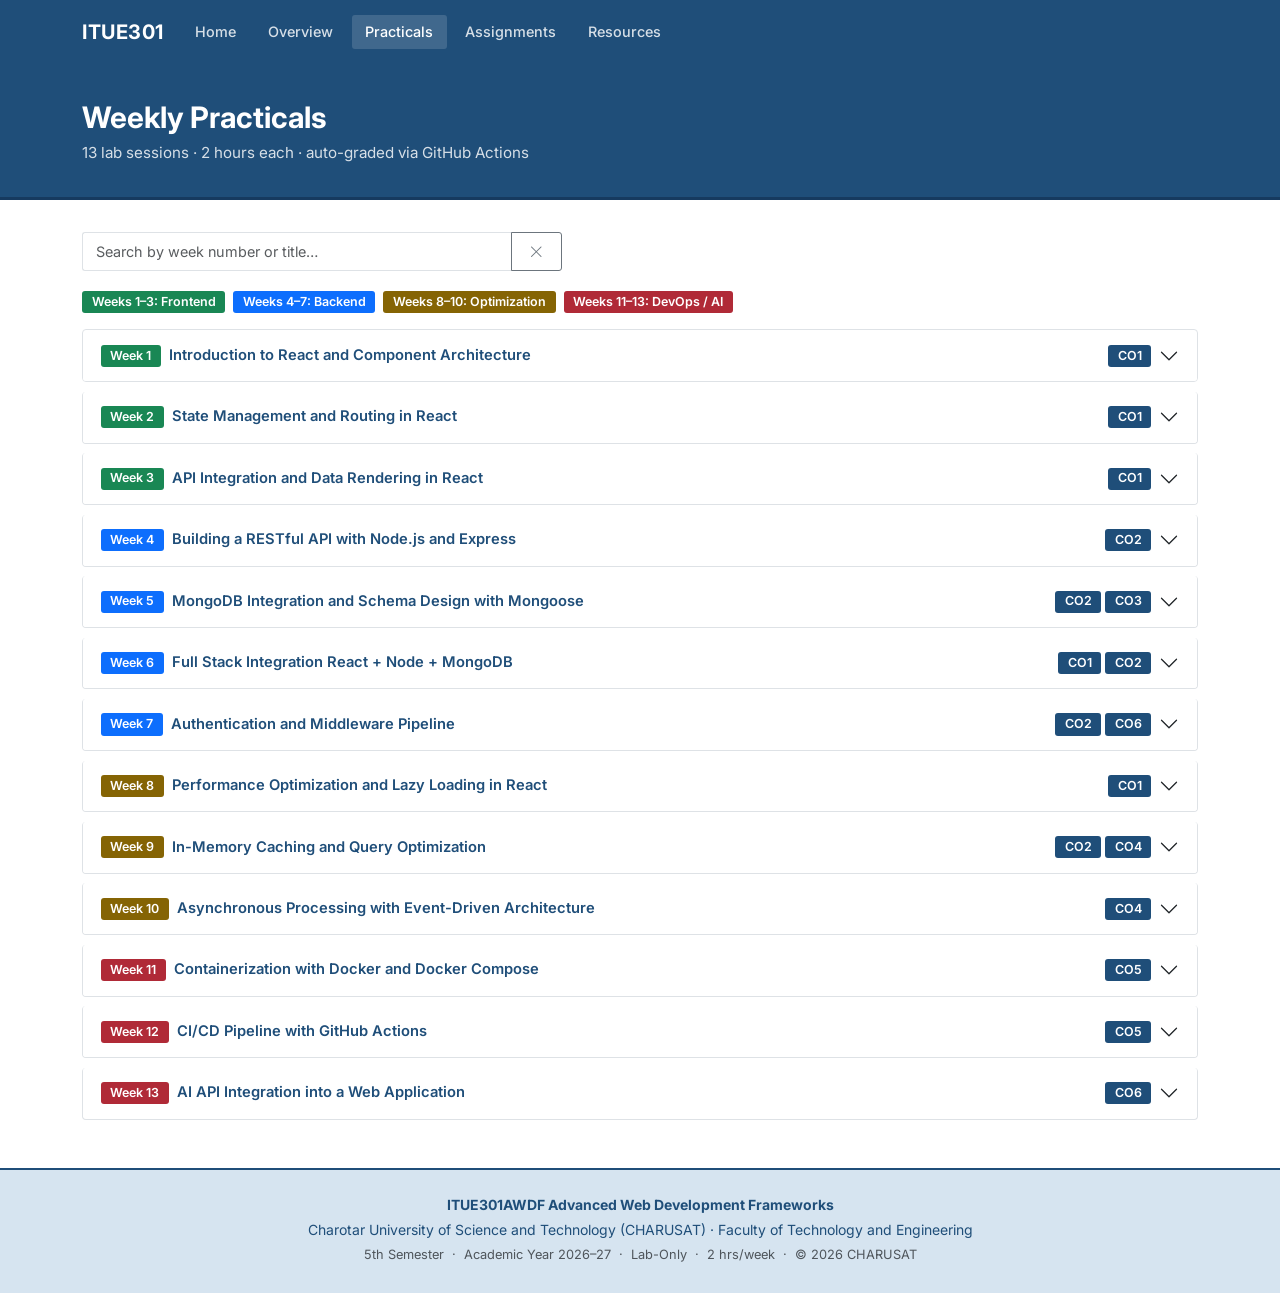
<file: practicals.html>
<!DOCTYPE html>
<html lang="en">
<head>
  <meta charset="UTF-8">
  <meta name="viewport" content="width=device-width, initial-scale=1.0">
  <title>Weekly Practicals ITUE301</title>
  <link href="https://cdn.jsdelivr.net/npm/bootstrap@5.3.2/dist/css/bootstrap.min.css" rel="stylesheet">
  <link rel="stylesheet" href="https://cdn.jsdelivr.net/npm/bootstrap-icons@1.11.1/font/bootstrap-icons.css">
  <link rel="stylesheet" href="style.css">
</head>
<body>

<!-- ── Navbar ─────────────────────────────────────────────────────────────── -->
<nav class="navbar navbar-expand-lg navbar-dark">
  <div class="container">
    <a class="navbar-brand" href="index.html">ITUE301</a>
    <button class="navbar-toggler" type="button" data-bs-toggle="collapse" data-bs-target="#nav">
      <span class="navbar-toggler-icon"></span>
    </button>
    <div class="collapse navbar-collapse" id="nav">
      <ul class="navbar-nav me-auto">
        <li class="nav-item"><a class="nav-link" href="index.html">Home</a></li>
        <li class="nav-item"><a class="nav-link" href="overview.html">Overview</a></li>
        <li class="nav-item"><a class="nav-link active" href="practicals.html">Practicals</a></li>
        <li class="nav-item"><a class="nav-link" href="assignments.html">Assignments</a></li>
        <li class="nav-item"><a class="nav-link" href="resources.html">Resources</a></li>
      </ul>
      <!-- <div class="view-mode-toggle">
        <label for="viewModeToggle" id="viewModeLabel">Student View</label>
        <div class="form-check form-switch mb-0">
          <input class="form-check-input" type="checkbox" id="viewModeToggle" role="switch">
        </div>
      </div> -->
    </div>
  </div>
</nav>

<!-- ── Page Header ────────────────────────────────────────────────────────── -->
<div class="page-header">
  <div class="container">
    <h1>Weekly Practicals</h1>
    <p class="sub">13 lab sessions · 2 hours each · auto-graded via GitHub Actions</p>
  </div>
</div>

<!-- ── Main ───────────────────────────────────────────────────────────────── -->
<main class="container">

  <!-- Search -->
  <div class="search-wrap">
    <div class="input-group">
      <input type="text" id="practicalSearch" class="form-control"
             placeholder="Search by week number or title…" aria-label="Search practicals">
      <button class="btn btn-outline-secondary" id="clearSearch" type="button">
        <i class="bi bi-x-lg"></i>
      </button>
    </div>
  </div>

  <!-- Legend -->
  <div class="mb-3 d-flex flex-wrap gap-2" style="font-size:0.82rem;">
    <span class="badge wk-frontend">Weeks 1–3: Frontend</span>
    <span class="badge wk-backend">Weeks 4–7: Backend</span>
    <span class="badge wk-optimize">Weeks 8–10: Optimization</span>
    <span class="badge wk-devops">Weeks 11–13: DevOps / AI</span>
  </div>

  <!-- No-results notice (hidden by default) -->
  <div id="noResults" class="alert alert-secondary py-2" style="display:none;">
    <i class="bi bi-search"></i> No practicals match your search.
  </div>

  <!-- ── Accordion ──────────────────────────────────────────────────────── -->
  <div class="accordion" id="practicalsAccordion">

    <!-- ── Week 1 ───────────────────────────────────────────────────────── -->
    <div class="accordion-item" data-week="1" data-title="introduction react component architecture portfolio vite">
      <h2 class="accordion-header">
        <button class="accordion-button collapsed" type="button"
                data-bs-toggle="collapse" data-bs-target="#w1">
          <span class="badge wk-frontend me-2">Week 1</span>
          Introduction to React and Component Architecture
          <span class="ms-auto d-flex gap-1 flex-shrink-0 co-badges"><span class="badge badge-co">CO1</span></span>
        </button>
      </h2>
      <div id="w1" class="accordion-collapse collapse" data-bs-parent="#practicalsAccordion">
        <div class="accordion-body">
          <div class="row g-3">
            <div class="col-lg-8">
              <p class="mb-1"><strong>Topics Covered</strong></p>
              <ul class="mb-3">
                <li>Setting up a React project with Vite (<code>npm create vite@latest</code>)</li>
                <li>JSX syntax embedding expressions, className, self-closing tags</li>
                <li>Functional components and props passing and rendering data</li>
                <li>Component composition building a single-page layout from multiple components</li>
                <li>Reusability one component, one responsibility</li>
              </ul>
              <div class="d-flex flex-wrap gap-2">
                <a href="https://www.coursera.org/learn/react-basics" class="btn btn-sm btn-outline-primary" target="_blank" rel="noopener">
                  <i class="bi bi-play-circle"></i> Coursera Module
                </a>
                <a href="#" class="btn btn-sm btn-primary drive-btn" data-drive-key="P_W1" target="_blank" rel="noopener">
                  <i class="bi bi-file-earmark-text"></i> Practical Handout
                </a>
              </div>
              <!-- Faculty only -->
              <div class="faculty-only">
                <div class="faculty-note">
                  <strong><i class="bi bi-lightbulb"></i> Teaching Guide</strong>
                  Focus on JSX differences from HTML (className, self-closing tags). Avoid covering state save for Week 2.
                </div>
                <div class="faculty-note">
                  <strong><i class="bi bi-exclamation-triangle"></i> Common Mistakes</strong>
                  Forgetting to import React in older setups; using <code>class</code> instead of <code>className</code>; treating props as mutable.
                </div>
                <div class="faculty-note">
                  <strong><i class="bi bi-clipboard-check"></i> Rubric (20 marks)</strong>
                  Component structure (4) · Props usage (5) · Multiple components (5) · Code quality &amp; naming (6)
                </div>
              </div>
            </div>
            <div class="col-lg-4">
              <table class="table table-sm table-bordered mb-0">
                <tbody>
                  <tr><th>Week</th><td>1</td></tr>
                  <tr><th>CO</th><td>CO1</td></tr>
                  <tr><th>Duration</th><td>2 hours</td></tr>
                  <tr><th>Marks</th><td>20</td></tr>
                  <tr><th>Phase</th><td><span class="badge wk-frontend">Frontend</span></td></tr>
                </tbody>
              </table>
            </div>
          </div>
        </div>
      </div>
    </div>

    <!-- ── Week 2 ───────────────────────────────────────────────────────── -->
    <div class="accordion-item" data-week="2" data-title="state management routing react router usestate useeffect">
      <h2 class="accordion-header">
        <button class="accordion-button collapsed" type="button"
                data-bs-toggle="collapse" data-bs-target="#w2">
          <span class="badge wk-frontend me-2">Week 2</span>
          State Management and Routing in React
          <span class="ms-auto d-flex gap-1 flex-shrink-0 co-badges"><span class="badge badge-co">CO1</span></span>
        </button>
      </h2>
      <div id="w2" class="accordion-collapse collapse" data-bs-parent="#practicalsAccordion">
        <div class="accordion-body">
          <div class="row g-3">
            <div class="col-lg-8">
              <p class="mb-1"><strong>Topics Covered</strong></p>
              <ul class="mb-3">
                <li><code>useState</code> hook declaring and updating state for UI visibility and form input</li>
                <li>React Router v6 BrowserRouter, Route, Link, NavBar with 3 routes</li>
                <li>Controlled form inputs capturing and displaying user input in real time</li>
                <li>Extending an existing app with navigation without a full page reload</li>
              </ul>
              <div class="d-flex flex-wrap gap-2">
                <a href="https://www.coursera.org/learn/react-basics" class="btn btn-sm btn-outline-primary" target="_blank" rel="noopener">
                  <i class="bi bi-play-circle"></i> Coursera Module
                </a>
                <a href="#" class="btn btn-sm btn-primary drive-btn" data-drive-key="P_W2" target="_blank" rel="noopener">
                  <i class="bi bi-file-earmark-text"></i> Practical Handout
                </a>
              </div>
              <div class="faculty-only">
                <div class="faculty-note">
                  <strong><i class="bi bi-lightbulb"></i> Teaching Guide</strong>
                  Emphasise state immutability never mutate directly. Demonstrate useEffect cleanup with timer example.
                </div>
                <div class="faculty-note">
                  <strong><i class="bi bi-exclamation-triangle"></i> Common Mistakes</strong>
                  Direct state mutation (<code>state.count++</code>); missing dependencies in useEffect; stale closure bugs.
                </div>
                <div class="faculty-note">
                  <strong><i class="bi bi-clipboard-check"></i> Rubric (20 marks)</strong>
                  State management (5) · Event handling (5) · useEffect usage (5) · React Router routes (5)
                </div>
              </div>
            </div>
            <div class="col-lg-4">
              <table class="table table-sm table-bordered mb-0">
                <tbody>
                  <tr><th>Week</th><td>2</td></tr>
                  <tr><th>CO</th><td>CO1</td></tr>
                  <tr><th>Duration</th><td>2 hours</td></tr>
                  <tr><th>Marks</th><td>20</td></tr>
                  <tr><th>Phase</th><td><span class="badge wk-frontend">Frontend</span></td></tr>
                </tbody>
              </table>
            </div>
          </div>
        </div>
      </div>
    </div>

    <!-- ── Week 3 ───────────────────────────────────────────────────────── -->
    <div class="accordion-item" data-week="3" data-title="api integration data rendering react fetch async loading error">
      <h2 class="accordion-header">
        <button class="accordion-button collapsed" type="button"
                data-bs-toggle="collapse" data-bs-target="#w3">
          <span class="badge wk-frontend me-2">Week 3</span>
          API Integration and Data Rendering in React
          <span class="ms-auto d-flex gap-1 flex-shrink-0 co-badges"><span class="badge badge-co">CO1</span></span>
        </button>
      </h2>
      <div id="w3" class="accordion-collapse collapse" data-bs-parent="#practicalsAccordion">
        <div class="accordion-body">
          <div class="row g-3">
            <div class="col-lg-8">
              <p class="mb-1"><strong>Topics Covered</strong></p>
              <ul class="mb-3">
                <li>Consuming a public REST API (e.g., GitHub API) using <code>fetch</code> / <code>axios</code></li>
                <li>Asynchronous data fetching with <code>useEffect</code> and async/await</li>
                <li>Handling all response states: loading spinner, error message, data display</li>
                <li>Dynamic list rendering from API response</li>
              </ul>
              <div class="d-flex flex-wrap gap-2">
                <a href="https://www.coursera.org/learn/advanced-react" class="btn btn-sm btn-outline-primary" target="_blank" rel="noopener">
                  <i class="bi bi-play-circle"></i> Coursera Module
                </a>
                <a href="#" class="btn btn-sm btn-primary drive-btn" data-drive-key="P_W3" target="_blank" rel="noopener">
                  <i class="bi bi-file-earmark-text"></i> Practical Handout
                </a>
              </div>
              <div class="faculty-only">
                <div class="faculty-note">
                  <strong><i class="bi bi-lightbulb"></i> Teaching Guide</strong>
                  Demonstrate the three states (loading/error/data) live with a throttled connection. Emphasise that the spinner and error component are always required.
                </div>
                <div class="faculty-note">
                  <strong><i class="bi bi-exclamation-triangle"></i> Common Mistakes</strong>
                  Forgetting to handle the error and loading states; not cleaning up the fetch effect; calling setState after component unmount.
                </div>
                <div class="faculty-note">
                  <strong><i class="bi bi-clipboard-check"></i> Rubric (20 marks)</strong>
                  API integration on Projects page (5) · Loading state (4) · Error state (4) · Data rendering (4) · Code quality (3)
                </div>
              </div>
            </div>
            <div class="col-lg-4">
              <table class="table table-sm table-bordered mb-0">
                <tbody>
                  <tr><th>Week</th><td>3</td></tr>
                  <tr><th>CO</th><td>CO1</td></tr>
                  <tr><th>Duration</th><td>2 hours</td></tr>
                  <tr><th>Marks</th><td>20</td></tr>
                  <tr><th>Phase</th><td><span class="badge wk-frontend">Frontend</span></td></tr>
                </tbody>
              </table>
            </div>
          </div>
        </div>
      </div>
    </div>

    <!-- ── Week 4 ───────────────────────────────────────────────────────── -->
    <div class="accordion-item" data-week="4" data-title="restful api nodejs express middleware crud task management">
      <h2 class="accordion-header">
        <button class="accordion-button collapsed" type="button"
                data-bs-toggle="collapse" data-bs-target="#w4">
          <span class="badge wk-backend me-2">Week 4</span>
          Building a RESTful API with Node.js and Express
          <span class="ms-auto d-flex gap-1 flex-shrink-0 co-badges"><span class="badge badge-co">CO2</span></span>
        </button>
      </h2>
      <div id="w4" class="accordion-collapse collapse" data-bs-parent="#practicalsAccordion">
        <div class="accordion-body">
          <div class="row g-3">
            <div class="col-lg-8">
              <p class="mb-1"><strong>Topics Covered</strong></p>
              <ul class="mb-3">
                <li>Node.js / Express server setup with environment variables (<code>dotenv</code>)</li>
                <li>Full CRUD REST endpoints for a Task resource (GET, POST, PUT, DELETE)</li>
                <li>Request logging middleware using <code>morgan</code> or custom middleware</li>
                <li>Global error handling middleware</li>
                <li>Testing all endpoints with Postman / Thunder Client</li>
              </ul>
              <div class="d-flex flex-wrap gap-2">
                <a href="https://www.coursera.org/learn/server-side-nodejs" class="btn btn-sm btn-outline-primary" target="_blank" rel="noopener">
                  <i class="bi bi-play-circle"></i> Coursera Module
                </a>
                <a href="#" class="btn btn-sm btn-primary drive-btn" data-drive-key="P_W4" target="_blank" rel="noopener">
                  <i class="bi bi-file-earmark-text"></i> Practical Handout
                </a>
              </div>
              <div class="faculty-only">
                <div class="faculty-note">
                  <strong><i class="bi bi-lightbulb"></i> Teaching Guide</strong>
                  Use a whiteboard diagram for middleware execution order. Cover <code>.env</code> file importance mention never committing it.
                </div>
                <div class="faculty-note">
                  <strong><i class="bi bi-exclamation-triangle"></i> Common Mistakes</strong>
                  Forgetting to call <code>next()</code> in custom middleware; confusing <code>app.use</code> vs <code>app.get</code>; committing <code>.env</code> to git.
                </div>
                <div class="faculty-note">
                  <strong><i class="bi bi-clipboard-check"></i> Rubric (20 marks)</strong>
                  Server setup (4) · REST Endpoints (6) · Middleware (5) · CRUD Operations (5)
                </div>
              </div>
            </div>
            <div class="col-lg-4">
              <table class="table table-sm table-bordered mb-0">
                <tbody>
                  <tr><th>Week</th><td>4</td></tr>
                  <tr><th>CO</th><td>CO2</td></tr>
                  <tr><th>Duration</th><td>2 hours</td></tr>
                  <tr><th>Marks</th><td>20</td></tr>
                  <tr><th>Phase</th><td><span class="badge wk-backend">Backend</span></td></tr>
                </tbody>
              </table>
            </div>
          </div>
        </div>
      </div>
    </div>

    <!-- ── Week 5 ───────────────────────────────────────────────────────── -->
    <div class="accordion-item" data-week="5" data-title="mongodb mongoose schema design validation crud database">
      <h2 class="accordion-header">
        <button class="accordion-button collapsed" type="button"
                data-bs-toggle="collapse" data-bs-target="#w5">
          <span class="badge wk-backend me-2">Week 5</span>
          MongoDB Integration and Schema Design with Mongoose
          <span class="ms-auto d-flex gap-1 flex-shrink-0 co-badges"><span class="badge badge-co">CO2</span><span class="badge badge-co">CO3</span></span>
        </button>
      </h2>
      <div id="w5" class="accordion-collapse collapse" data-bs-parent="#practicalsAccordion">
        <div class="accordion-body">
          <div class="row g-3">
            <div class="col-lg-8">
              <p class="mb-1"><strong>Topics Covered</strong></p>
              <ul class="mb-3">
                <li>Connecting MongoDB Atlas to an Express server via Mongoose</li>
                <li>Defining a Task schema (title, description, status, priority, dueDate)</li>
                <li>Required constraints, default values, and enum field types</li>
                <li>Replacing in-memory array logic with Mongoose model operations (find, create, findByIdAndUpdate, findByIdAndDelete)</li>
                <li>Testing all CRUD operations against the live database with Postman</li>
              </ul>
              <div class="d-flex flex-wrap gap-2">
                <a href="https://www.coursera.org/learn/server-side-nodejs" class="btn btn-sm btn-outline-primary" target="_blank" rel="noopener">
                  <i class="bi bi-play-circle"></i> Coursera Module
                </a>
                <a href="#" class="btn btn-sm btn-primary drive-btn" data-drive-key="P_W5" target="_blank" rel="noopener">
                  <i class="bi bi-file-earmark-text"></i> Practical Handout
                </a>
              </div>
              <div class="faculty-only">
                <div class="faculty-note">
                  <strong><i class="bi bi-lightbulb"></i> Teaching Guide</strong>
                  Walk through schema validation errors so students understand the feedback. Cover graceful connection handling.
                </div>
                <div class="faculty-note">
                  <strong><i class="bi bi-exclamation-triangle"></i> Common Mistakes</strong>
                  Not validating input before saving; placing Mongoose connection string in code (should be in .env); forgetting to replace in-memory array with Mongoose methods.
                </div>
                <div class="faculty-note">
                  <strong><i class="bi bi-clipboard-check"></i> Rubric (20 marks)</strong>
                  Schema design (5) · MongoDB connection (4) · CRUD with DB (5) · Validation (3) · Testing evidence (3)
                </div>
              </div>
            </div>
            <div class="col-lg-4">
              <table class="table table-sm table-bordered mb-0">
                <tbody>
                  <tr><th>Week</th><td>5</td></tr>
                  <tr><th>CO</th><td>CO2, CO3</td></tr>
                  <tr><th>Duration</th><td>2 hours</td></tr>
                  <tr><th>Marks</th><td>20</td></tr>
                  <tr><th>Phase</th><td><span class="badge wk-backend">Backend</span></td></tr>
                </tbody>
              </table>
            </div>
          </div>
        </div>
      </div>
    </div>

    <!-- ── Week 6 ───────────────────────────────────────────────────── -->
    <div class="accordion-item" data-week="6" data-title="full stack integration react node mongodb crud frontend backend">
      <h2 class="accordion-header">
        <button class="accordion-button collapsed" type="button"
                data-bs-toggle="collapse" data-bs-target="#w6">
          <span class="badge wk-backend me-2">Week 6</span>
          Full Stack Integration React + Node + MongoDB
          <span class="ms-auto d-flex gap-1 flex-shrink-0 co-badges"><span class="badge badge-co">CO1</span><span class="badge badge-co">CO2</span></span>
        </button>
      </h2>
      <div id="w6" class="accordion-collapse collapse" data-bs-parent="#practicalsAccordion">
        <div class="accordion-body">
          <div class="row g-3">
            <div class="col-lg-8">
              <p class="mb-1"><strong>Topics Covered</strong></p>
              <ul class="mb-3">
                <li>Connecting the React frontend to the Node/Express/MongoDB backend</li>
                <li>Replacing GitHub API calls (Practical 3) with calls to the own <code>/tasks</code> backend</li>
                <li>Task creation form using POST; live update of task list after each operation</li>
                <li>Full CRUD flow from the React UI: create → view → update → delete</li>
                <li>Persisting data in MongoDB and verifying on browser refresh</li>
              </ul>
              <div class="d-flex flex-wrap gap-2">
                <a href="https://www.coursera.org/learn/mongodb-nodejs" class="btn btn-sm btn-outline-primary" target="_blank" rel="noopener">
                  <i class="bi bi-play-circle"></i> Coursera Module
                </a>
                <a href="#" class="btn btn-sm btn-primary drive-btn" data-drive-key="P_W6" target="_blank" rel="noopener">
                  <i class="bi bi-file-earmark-text"></i> Practical Handout
                </a>
              </div>
              <div class="faculty-only">
                <div class="faculty-note">
                  <strong><i class="bi bi-lightbulb"></i> Teaching Guide</strong>
                  Walk through CORS configuration first it is the most common blocker. Emphasise complete end-to-end testing including a browser refresh to confirm persistence.
                </div>
                <div class="faculty-note">
                  <strong><i class="bi bi-exclamation-triangle"></i> Common Mistakes</strong>
                  Missing CORS middleware on the backend; hardcoding the backend URL instead of using an environment variable; not persisting state after CRUD in the React UI.
                </div>
                <div class="faculty-note">
                  <strong><i class="bi bi-clipboard-check"></i> Rubric (20 marks)</strong>
                  Frontend-backend connection (5) · Full CRUD from React UI (8) · MongoDB persistence (4) · Error handling (3)
                </div>
              </div>
            </div>
            <div class="col-lg-4">
              <table class="table table-sm table-bordered mb-0">
                <tbody>
                  <tr><th>Week</th><td>6</td></tr>
                  <tr><th>CO</th><td>CO1, CO2</td></tr>
                  <tr><th>Duration</th><td>2 hours</td></tr>
                  <tr><th>Marks</th><td>20</td></tr>
                  <tr><th>Phase</th><td><span class="badge wk-backend">Backend</span></td></tr>
                </tbody>
              </table>
            </div>
          </div>
        </div>
      </div>
    </div>

    <!-- ── Week 7 ───────────────────────────────────────────────────────── -->
    <div class="accordion-item" data-week="7" data-title="authentication middleware pipeline jwt bcrypt input validation">
      <h2 class="accordion-header">
        <button class="accordion-button collapsed" type="button"
                data-bs-toggle="collapse" data-bs-target="#w7">
          <span class="badge wk-backend me-2">Week 7</span>
          Authentication and Middleware Pipeline
          <span class="ms-auto d-flex gap-1 flex-shrink-0 co-badges"><span class="badge badge-co">CO2</span><span class="badge badge-co">CO6</span></span>
        </button>
      </h2>
      <div id="w7" class="accordion-collapse collapse" data-bs-parent="#practicalsAccordion">
        <div class="accordion-body">
          <div class="row g-3">
            <div class="col-lg-8">
              <p class="mb-1"><strong>Topics Covered</strong></p>
              <ul class="mb-3">
                <li>User registration and login with password hashing using <code>bcrypt</code></li>
                <li>JWT token generation on login; token verification middleware</li>
                <li>Protecting task routes rejecting requests without a valid token</li>
                <li>Server-side input validation rejecting malformed requests before they reach the database</li>
                <li>Structured error responses for auth failures (401, 403)</li>
              </ul>
              <div class="d-flex flex-wrap gap-2">
                <a href="https://www.coursera.org/learn/web-security-fundamentals" class="btn btn-sm btn-outline-primary" target="_blank" rel="noopener">
                  <i class="bi bi-play-circle"></i> Coursera Module
                </a>
                <a href="#" class="btn btn-sm btn-primary drive-btn" data-drive-key="P_W7" target="_blank" rel="noopener">
                  <i class="bi bi-file-earmark-text"></i> Practical Handout
                </a>
              </div>
              <div class="faculty-only">
                <div class="faculty-note">
                  <strong><i class="bi bi-lightbulb"></i> Teaching Guide</strong>
                  Emphasise security best practices throughout never log passwords, use HTTPS in production, keep secret key in .env.
                </div>
                <div class="faculty-note">
                  <strong><i class="bi bi-exclamation-triangle"></i> Common Mistakes</strong>
                  Storing plain-text passwords; not verifying token on every protected request; putting JWT secret in code.
                </div>
                <div class="faculty-note">
                  <strong><i class="bi bi-clipboard-check"></i> Rubric (20 marks)</strong>
                  JWT implementation (5) · Password hashing with bcrypt (5) · Protected routes (5) · Input validation (5)
                </div>
              </div>
            </div>
            <div class="col-lg-4">
              <table class="table table-sm table-bordered mb-0">
                <tbody>
                  <tr><th>Week</th><td>7</td></tr>
                  <tr><th>CO</th><td>CO2, CO6</td></tr>
                  <tr><th>Duration</th><td>2 hours</td></tr>
                  <tr><th>Marks</th><td>20</td></tr>
                  <tr><th>Phase</th><td><span class="badge wk-backend">Backend</span></td></tr>
                </tbody>
              </table>
            </div>
          </div>
        </div>
      </div>
    </div>

    <!-- ── Week 8 ───────────────────────────────────────────────────── -->
    <div class="accordion-item" data-week="8" data-title="performance optimization lazy loading code splitting react suspense">
      <h2 class="accordion-header">
        <button class="accordion-button collapsed" type="button"
                data-bs-toggle="collapse" data-bs-target="#w8">
          <span class="badge wk-optimize me-2">Week 8</span>
          Performance Optimization and Lazy Loading in React
          <span class="ms-auto d-flex gap-1 flex-shrink-0 co-badges"><span class="badge badge-co">CO1</span></span>
        </button>
      </h2>
      <div id="w8" class="accordion-collapse collapse" data-bs-parent="#practicalsAccordion">
        <div class="accordion-body">
          <div class="row g-3">
            <div class="col-lg-8">
              <p class="mb-1"><strong>Topics Covered</strong></p>
              <ul class="mb-3">
                <li>Route-based code splitting using <code>React.lazy()</code> and dynamic import</li>
                <li><code>Suspense</code> with a meaningful fallback UI</li>
                <li>Measuring bundle size and load time before/after with browser DevTools</li>
                <li>Demonstrating separate chunk files generated by Vite for each lazy route</li>
                <li>Network throttling to observe the fallback UI during lazy chunk loading</li>
              </ul>
              <div class="d-flex flex-wrap gap-2">
                <a href="https://www.coursera.org/learn/react-advanced" class="btn btn-sm btn-outline-primary" target="_blank" rel="noopener">
                  <i class="bi bi-play-circle"></i> Coursera Module
                </a>
                <a href="#" class="btn btn-sm btn-primary drive-btn" data-drive-key="P_W8" target="_blank" rel="noopener">
                  <i class="bi bi-file-earmark-text"></i> Practical Handout
                </a>
              </div>
              <div class="faculty-only">
                <div class="faculty-note">
                  <strong><i class="bi bi-lightbulb"></i> Teaching Guide</strong>
                  Tell students to capture baseline screenshots before making any changes required evidence for rubric. Demonstrate network throttling (Slow 3G) so the fallback UI is visible.
                </div>
                <div class="faculty-note">
                  <strong><i class="bi bi-exclamation-triangle"></i> Common Mistakes</strong>
                  Not capturing baseline metrics; forgetting that React.lazy() only works with default exports; testing only on fast Wi-Fi without throttling.
                </div>
                <div class="faculty-note">
                  <strong><i class="bi bi-clipboard-check"></i> Rubric (20 marks)</strong>
                  Lazy Loading Implementation (6) · Code Splitting Evidence (5) · Before/After Comparison (5) · Fallback UI (4)
                </div>
              </div>
            </div>
            <div class="col-lg-4">
              <table class="table table-sm table-bordered mb-0">
                <tbody>
                  <tr><th>Week</th><td>8</td></tr>
                  <tr><th>CO</th><td>CO1</td></tr>
                  <tr><th>Duration</th><td>2 hours</td></tr>
                  <tr><th>Marks</th><td>20</td></tr>
                  <tr><th>Phase</th><td><span class="badge wk-optimize">Optimization</span></td></tr>
                </tbody>
              </table>
            </div>
          </div>
        </div>
      </div>
    </div>

    <!-- ── Week 9 ───────────────────────────────────────────────────── -->
    <div class="accordion-item" data-week="9" data-title="in-memory caching node-cache query optimization response time postman">
      <h2 class="accordion-header">
        <button class="accordion-button collapsed" type="button"
                data-bs-toggle="collapse" data-bs-target="#w9">
          <span class="badge wk-optimize me-2">Week 9</span>
          In-Memory Caching and Query Optimization
          <span class="ms-auto d-flex gap-1 flex-shrink-0 co-badges"><span class="badge badge-co">CO2</span><span class="badge badge-co">CO4</span></span>
        </button>
      </h2>
      <div id="w9" class="accordion-collapse collapse" data-bs-parent="#practicalsAccordion">
        <div class="accordion-body">
          <div class="row g-3">
            <div class="col-lg-8">
              <p class="mb-1"><strong>Topics Covered</strong></p>
              <ul class="mb-3">
                <li>Adding in-memory caching to the Task Management backend using <code>node-cache</code></li>
                <li>Caching the <code>GET /tasks</code> response with a 60-second TTL</li>
                <li>Cache invalidation on POST, PUT, DELETE write operations</li>
                <li>Measuring and recording API response times with Postman (3 readings each, cached vs uncached)</li>
                <li>Understanding why process-local cache does not scale to multi-instance deployments</li>
              </ul>
              <div class="d-flex flex-wrap gap-2">
                <a href="https://www.coursera.org/learn/redis" class="btn btn-sm btn-outline-primary" target="_blank" rel="noopener">
                  <i class="bi bi-play-circle"></i> Coursera Module
                </a>
                <a href="#" class="btn btn-sm btn-primary drive-btn" data-drive-key="P_W9" target="_blank" rel="noopener">
                  <i class="bi bi-file-earmark-text"></i> Practical Handout
                </a>
              </div>
              <div class="faculty-only">
                <div class="faculty-note">
                  <strong><i class="bi bi-lightbulb"></i> Teaching Guide</strong>
                  Tell students to record uncached response times BEFORE adding the cache check. Walk through a live example of forgetting cache invalidation to make the risk concrete.
                </div>
                <div class="faculty-note">
                  <strong><i class="bi bi-exclamation-triangle"></i> Common Mistakes</strong>
                  Forgetting to invalidate cache after write operations; setting TTL so short the cache never gets hit; taking only one reading instead of multiple samples.
                </div>
                <div class="faculty-note">
                  <strong><i class="bi bi-clipboard-check"></i> Rubric (20 marks)</strong>
                  node-cache Setup (4) · Cache on GET (5) · Cache Invalidation (5) · Response Time Comparison (6)
                </div>
              </div>
            </div>
            <div class="col-lg-4">
              <table class="table table-sm table-bordered mb-0">
                <tbody>
                  <tr><th>Week</th><td>9</td></tr>
                  <tr><th>CO</th><td>CO2, CO4</td></tr>
                  <tr><th>Duration</th><td>2 hours</td></tr>
                  <tr><th>Marks</th><td>20</td></tr>
                  <tr><th>Phase</th><td><span class="badge wk-optimize">Optimization</span></td></tr>
                </tbody>
              </table>
            </div>
          </div>
        </div>
      </div>
    </div>

    <!-- ── Week 10 ────────────────────────────────────────────────────── -->
    <div class="accordion-item" data-week="10" data-title="asynchronous event driven eventemitter nodejs background notification">
      <h2 class="accordion-header">
        <button class="accordion-button collapsed" type="button"
                data-bs-toggle="collapse" data-bs-target="#w10">
          <span class="badge wk-optimize me-2">Week 10</span>
          Asynchronous Processing with Event-Driven Architecture
          <span class="ms-auto d-flex gap-1 flex-shrink-0 co-badges"><span class="badge badge-co">CO4</span></span>
        </button>
      </h2>
      <div id="w10" class="accordion-collapse collapse" data-bs-parent="#practicalsAccordion">
        <div class="accordion-body">
          <div class="row g-3">
            <div class="col-lg-8">
              <p class="mb-1"><strong>Topics Covered</strong></p>
              <ul class="mb-3">
                <li>Node.js built-in <code>EventEmitter</code> creating a custom event class</li>
                <li>Emitting a <code>task-created</code> event after a successful POST and handling it asynchronously</li>
                <li>Background notification logging (task title, timestamp, assigned user)</li>
                <li>Demonstrating that the main API response returns before the event handler completes</li>
                <li>Timestamp logging as proof of non-blocking execution</li>
              </ul>
              <div class="d-flex flex-wrap gap-2">
                <a href="https://www.coursera.org/learn/mongodb-advanced" class="btn btn-sm btn-outline-primary" target="_blank" rel="noopener">
                  <i class="bi bi-play-circle"></i> Coursera Module
                </a>
                <a href="#" class="btn btn-sm btn-primary drive-btn" data-drive-key="P_W10" target="_blank" rel="noopener">
                  <i class="bi bi-file-earmark-text"></i> Practical Handout
                </a>
              </div>
              <div class="faculty-only">
                <div class="faculty-note">
                  <strong><i class="bi bi-lightbulb"></i> Teaching Guide</strong>
                  Emphasise that emit() does not wait for listeners to finish. Use console.log timestamp ordering as the main proof point during evaluation.
                </div>
                <div class="faculty-note">
                  <strong><i class="bi bi-exclamation-triangle"></i> Common Mistakes</strong>
                  Writing notification logic directly inside the route handler; not adding any artificial delay so the async difference is invisible; forgetting to require the listener file.
                </div>
                <div class="faculty-note">
                  <strong><i class="bi bi-clipboard-check"></i> Rubric (20 marks)</strong>
                  EventEmitter Setup (4) · Event Emission on Task Create (5) · Async Handler (5) · Timestamp Logging Evidence (6)
                </div>
              </div>
            </div>
            <div class="col-lg-4">
              <table class="table table-sm table-bordered mb-0">
                <tbody>
                  <tr><th>Week</th><td>10</td></tr>
                  <tr><th>CO</th><td>CO4</td></tr>
                  <tr><th>Duration</th><td>2 hours</td></tr>
                  <tr><th>Marks</th><td>20</td></tr>
                  <tr><th>Phase</th><td><span class="badge wk-optimize">Optimization</span></td></tr>
                </tbody>
              </table>
            </div>
          </div>
        </div>
      </div>
    </div>

    <!-- ── Week 11 ──────────────────────────────────────────────────────── -->
    <div class="accordion-item" data-week="11" data-title="docker dockerfile compose containerization image">
      <h2 class="accordion-header">
        <button class="accordion-button collapsed" type="button"
                data-bs-toggle="collapse" data-bs-target="#w11">
          <span class="badge wk-devops me-2">Week 11</span>
          Containerization with Docker and Docker Compose
          <span class="ms-auto d-flex gap-1 flex-shrink-0 co-badges"><span class="badge badge-co">CO5</span></span>
        </button>
      </h2>
      <div id="w11" class="accordion-collapse collapse" data-bs-parent="#practicalsAccordion">
        <div class="accordion-body">
          <div class="row g-3">
            <div class="col-lg-8">
              <p class="mb-1"><strong>Topics Covered</strong></p>
              <ul class="mb-3">
                <li>Dockerfile base image, COPY, RUN, EXPOSE, CMD</li>
                <li>Multi-stage builds to reduce image size</li>
                <li>Docker Compose multi-container setup (app + mongo + redis)</li>
                <li><code>.dockerignore</code> and layer caching</li>
                <li>Container networking and volumes</li>
              </ul>
              <div class="d-flex flex-wrap gap-2">
                <a href="https://www.coursera.org/learn/docker-for-developers" class="btn btn-sm btn-outline-primary" target="_blank" rel="noopener">
                  <i class="bi bi-play-circle"></i> Coursera Module
                </a>
                <a href="#" class="btn btn-sm btn-primary drive-btn" data-drive-key="P_W11" target="_blank" rel="noopener">
                  <i class="bi bi-file-earmark-text"></i> Practical Handout
                </a>
              </div>
              <div class="faculty-only">
                <div class="faculty-note">
                  <strong><i class="bi bi-lightbulb"></i> Teaching Guide</strong>
                  Build a large image first, then show multi-stage optimisation. Explain why <code>node_modules</code> must be in <code>.dockerignore</code>.
                </div>
                <div class="faculty-note">
                  <strong><i class="bi bi-exclamation-triangle"></i> Common Mistakes</strong>
                  Omitting <code>.dockerignore</code> (copies node_modules into image); not using multi-stage (image > 1 GB); hardcoding env vars in Dockerfile.
                </div>
                <div class="faculty-note">
                  <strong><i class="bi bi-clipboard-check"></i> Rubric (20 marks)</strong>
                  Dockerfile Frontend (4) · Dockerfile Backend (4) · Docker Compose File (6) · Single Command Run (6)
                </div>
              </div>
            </div>
            <div class="col-lg-4">
              <table class="table table-sm table-bordered mb-0">
                <tbody>
                  <tr><th>Week</th><td>11</td></tr>
                  <tr><th>CO</th><td>CO5</td></tr>
                  <tr><th>Duration</th><td>2 hours</td></tr>
                  <tr><th>Marks</th><td>20</td></tr>
                  <tr><th>Phase</th><td><span class="badge wk-devops">DevOps / AI</span></td></tr>
                </tbody>
              </table>
            </div>
          </div>
        </div>
      </div>
    </div>

    <!-- ── Week 12 ──────────────────────────────────────────────────────── -->
    <div class="accordion-item" data-week="12" data-title="github actions cicd pipeline deployment testing">
      <h2 class="accordion-header">
        <button class="accordion-button collapsed" type="button"
                data-bs-toggle="collapse" data-bs-target="#w12">
          <span class="badge wk-devops me-2">Week 12</span>
          CI/CD Pipeline with GitHub Actions
          <span class="ms-auto d-flex gap-1 flex-shrink-0 co-badges"><span class="badge badge-co">CO5</span></span>
        </button>
      </h2>
      <div id="w12" class="accordion-collapse collapse" data-bs-parent="#practicalsAccordion">
        <div class="accordion-body">
          <div class="row g-3">
            <div class="col-lg-8">
              <p class="mb-1"><strong>Topics Covered</strong></p>
              <ul class="mb-3">
                <li>GitHub Actions workflow file structure (YAML)</li>
                <li>Triggers <code>push</code>, <code>pull_request</code>, <code>schedule</code></li>
                <li>Build → Test → Lint → Deploy pipeline</li>
                <li>Secrets management (<code>secrets.MY_SECRET</code>)</li>
                <li>Auto-grading workflow pattern used in this course</li>
              </ul>
              <div class="d-flex flex-wrap gap-2">
                <a href="https://www.coursera.org/learn/devops-fundamentals" class="btn btn-sm btn-outline-primary" target="_blank" rel="noopener">
                  <i class="bi bi-play-circle"></i> Coursera Module
                </a>
                <a href="#" class="btn btn-sm btn-primary drive-btn" data-drive-key="P_W12" target="_blank" rel="noopener">
                  <i class="bi bi-file-earmark-text"></i> Practical Handout
                </a>
              </div>
              <div class="faculty-only">
                <div class="faculty-note">
                  <strong><i class="bi bi-lightbulb"></i> Teaching Guide</strong>
                  Show the actual auto-grading workflow used in the course to demystify it. Demonstrate how secrets are injected at runtime.
                </div>
                <div class="faculty-note">
                  <strong><i class="bi bi-exclamation-triangle"></i> Common Mistakes</strong>
                  Hardcoding credentials in workflow YAML; not caching <code>node_modules</code> (slow builds); missing <code>working-directory</code> for monorepos.
                </div>
                <div class="faculty-note">
                  <strong><i class="bi bi-clipboard-check"></i> Rubric (20 marks)</strong>
                  Workflow File (4) · Dependency Install Step (3) · Automated Test Step (5) · Failed Pipeline Demo (4) · Fixed Pipeline Demo (4)
                </div>
              </div>
            </div>
            <div class="col-lg-4">
              <table class="table table-sm table-bordered mb-0">
                <tbody>
                  <tr><th>Week</th><td>12</td></tr>
                  <tr><th>CO</th><td>CO5</td></tr>
                  <tr><th>Duration</th><td>2 hours</td></tr>
                  <tr><th>Marks</th><td>20</td></tr>
                  <tr><th>Phase</th><td><span class="badge wk-devops">DevOps / AI</span></td></tr>
                </tbody>
              </table>
            </div>
          </div>
        </div>
      </div>
    </div>

    <!-- ── Week 13 ──────────────────────────────────────────────────────── -->
    <div class="accordion-item" data-week="13" data-title="ai api integration openai gemini task management graceful degradation">
      <h2 class="accordion-header">
        <button class="accordion-button collapsed" type="button"
                data-bs-toggle="collapse" data-bs-target="#w13">
          <span class="badge wk-devops me-2">Week 13</span>
          AI API Integration into a Web Application
          <span class="ms-auto d-flex gap-1 flex-shrink-0 co-badges"><span class="badge badge-co">CO6</span></span>
        </button>
      </h2>
      <div id="w13" class="accordion-collapse collapse" data-bs-parent="#practicalsAccordion">
        <div class="accordion-body">
          <div class="row g-3">
            <div class="col-lg-8">
              <p class="mb-1"><strong>Topics Covered</strong></p>
              <ul class="mb-3">
                <li>Adding an AI-powered feature using the OpenAI API or Gemini API (auto-generate task description)</li>
                <li>Storing the API key securely in <code>.env</code> on the backend only never in frontend code</li>
                <li>Backend route that calls the AI API and returns a generated response</li>
                <li>Displaying the AI-generated suggestion as an editable input in the React UI</li>
                <li>Graceful degradation app continues working if the AI API fails or times out</li>
              </ul>
              <div class="d-flex flex-wrap gap-2">
                <a href="https://www.coursera.org/learn/generative-ai-with-llms" class="btn btn-sm btn-outline-primary" target="_blank" rel="noopener">
                  <i class="bi bi-play-circle"></i> Coursera Module
                </a>
                <a href="#" class="btn btn-sm btn-primary drive-btn" data-drive-key="P_W13" target="_blank" rel="noopener">
                  <i class="bi bi-file-earmark-text"></i> Practical Handout
                </a>
              </div>
              <div class="faculty-only">
                <div class="faculty-note">
                  <strong><i class="bi bi-lightbulb"></i> Teaching Guide</strong>
                  Emphasise that the API key must never be exposed in frontend code always proxy through the backend.
                </div>
                <div class="faculty-note">
                  <strong><i class="bi bi-exclamation-triangle"></i> Common Mistakes</strong>
                  Putting API key directly in React code; not handling rate limit (429) errors; over-relying on a single system prompt.
                </div>
                <div class="faculty-note">
                  <strong><i class="bi bi-clipboard-check"></i> Rubric (20 marks)</strong>
                  API Integration (5) · Feature Meaningfulness (5) · Graceful Degradation (5) · Response Handling (5)
                </div>
              </div>
            </div>
            <div class="col-lg-4">
              <table class="table table-sm table-bordered mb-0">
                <tbody>
                  <tr><th>Week</th><td>13</td></tr>
                  <tr><th>CO</th><td>CO6</td></tr>
                  <tr><th>Duration</th><td>2 hours</td></tr>
                  <tr><th>Marks</th><td>20</td></tr>
                  <tr><th>Phase</th><td><span class="badge wk-devops">DevOps / AI</span></td></tr>
                </tbody>
              </table>
            </div>
          </div>
        </div>
      </div>
    </div>

  </div><!-- /accordion -->
</main>

<!-- ── Footer ─────────────────────────────────────────────────────────────── -->
<footer class="site-footer">
  <div class="container">
    <p><strong>ITUE301AWDF Advanced Web Development Frameworks</strong></p>
    <p>Charotar University of Science and Technology (CHARUSAT) · Faculty of Technology and Engineering</p>
    <p class="text-muted">5th Semester &nbsp;·&nbsp; Academic Year 2026–27 &nbsp;·&nbsp; Lab-Only &nbsp;·&nbsp; 2 hrs/week &nbsp;·&nbsp; &copy; 2026 CHARUSAT</p>
  </div>
</footer>

<script src="https://cdn.jsdelivr.net/npm/bootstrap@5.3.2/dist/js/bootstrap.bundle.min.js"></script>
<script src="main.js"></script>
<script>
  // ── Simple DOM-based search ──────────────────────────────────────────────
  const searchInput  = document.getElementById('practicalSearch');
  const clearBtn     = document.getElementById('clearSearch');
  const noResults    = document.getElementById('noResults');
  const items        = document.querySelectorAll('#practicalsAccordion .accordion-item');

  function runFilter() {
    const q = searchInput.value.toLowerCase().trim();
    let visible = 0;
    items.forEach(item => {
      const week  = item.getAttribute('data-week');
      const title = item.getAttribute('data-title');
      const match = !q || week.includes(q) || title.includes(q);
      item.style.display = match ? '' : 'none';
      if (match) visible++;
    });
    noResults.style.display = visible === 0 ? '' : 'none';
  }

  let debounceTimer;
  searchInput.addEventListener('input', () => {
    clearTimeout(debounceTimer);
    debounceTimer = setTimeout(runFilter, 250);
  });

  clearBtn.addEventListener('click', () => {
    searchInput.value = '';
    runFilter();
  });
</script>
</body>
</html>
</file>
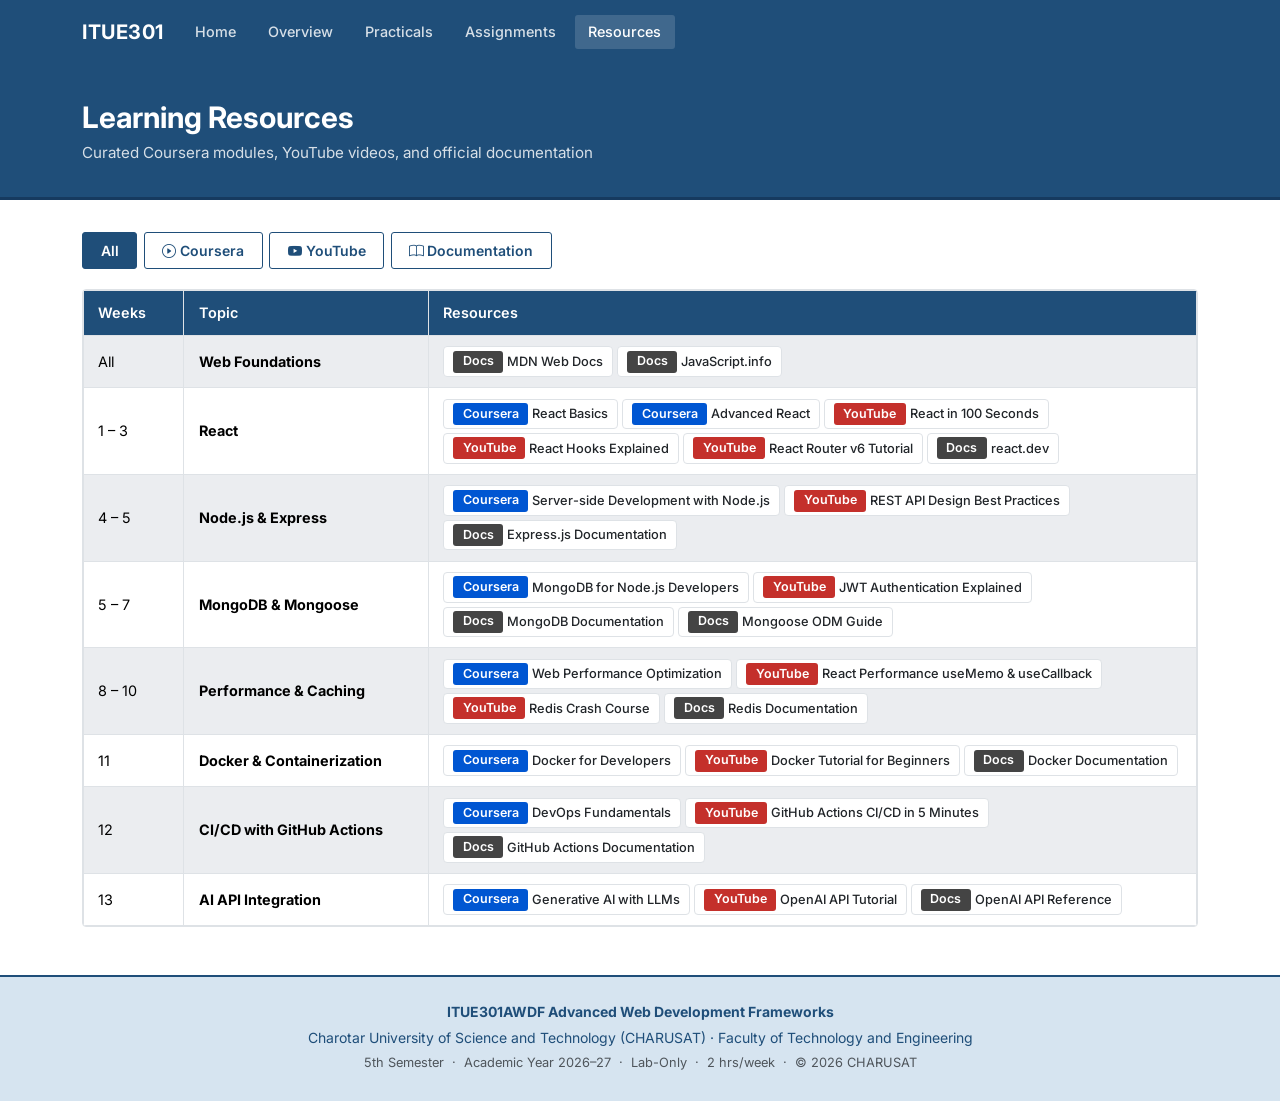
<file: resources.html>
<!DOCTYPE html>
<html lang="en">
<head>
  <meta charset="UTF-8">
  <meta name="viewport" content="width=device-width, initial-scale=1.0">
  <title>Resources ITUE301</title>
  <link href="https://cdn.jsdelivr.net/npm/bootstrap@5.3.2/dist/css/bootstrap.min.css" rel="stylesheet">
  <link rel="stylesheet" href="https://cdn.jsdelivr.net/npm/bootstrap-icons@1.11.1/font/bootstrap-icons.css">
  <link rel="stylesheet" href="style.css">
</head>
<body>

<!-- ── Navbar ─────────────────────────────────────────────────────────────── -->
<nav class="navbar navbar-expand-lg navbar-dark">
  <div class="container">
    <a class="navbar-brand" href="index.html">ITUE301</a>
    <button class="navbar-toggler" type="button" data-bs-toggle="collapse" data-bs-target="#nav">
      <span class="navbar-toggler-icon"></span>
    </button>
    <div class="collapse navbar-collapse" id="nav">
      <ul class="navbar-nav me-auto">
        <li class="nav-item"><a class="nav-link" href="index.html">Home</a></li>
        <li class="nav-item"><a class="nav-link" href="overview.html">Overview</a></li>
        <li class="nav-item"><a class="nav-link" href="practicals.html">Practicals</a></li>
        <li class="nav-item"><a class="nav-link" href="assignments.html">Assignments</a></li>
        <li class="nav-item"><a class="nav-link active" href="resources.html">Resources</a></li>
      </ul>
      <!-- <div class="view-mode-toggle">
        <label for="viewModeToggle" id="viewModeLabel">Student View</label>
        <div class="form-check form-switch mb-0">
          <input class="form-check-input" type="checkbox" id="viewModeToggle" role="switch">
        </div>
      </div> -->
    </div>
  </div>
</nav>

<!-- ── Page Header ────────────────────────────────────────────────────────── -->
<div class="page-header">
  <div class="container">
    <h1>Learning Resources</h1>
    <p class="sub">Curated Coursera modules, YouTube videos, and official documentation</p>
  </div>
</div>

<!-- ── Main ───────────────────────────────────────────────────────────────── -->
<main class="container">

  <!-- Filter bar -->
  <div class="filter-bar">
    <button class="btn btn-outline-primary active" data-filter="all">All</button>
    <button class="btn btn-outline-primary" data-filter="Coursera">
      <i class="bi bi-play-circle"></i> Coursera
    </button>
    <button class="btn btn-outline-primary" data-filter="YouTube">
      <i class="bi bi-youtube"></i> YouTube
    </button>
    <button class="btn btn-outline-primary" data-filter="Docs">
      <i class="bi bi-book"></i> Documentation
    </button>
  </div>

  <!-- Table -->
  <div class="section-block" style="padding:0; overflow:hidden;">
    <div class="table-responsive">
      <table class="table table-striped table-bordered mb-0" id="resourceTable">
        <thead>
          <tr>
            <th style="width:9%">Weeks</th>
            <th style="width:22%">Topic</th>
            <th>Resources</th>
            <th class="faculty-only" style="width:18%">Coverage</th>
          </tr>
        </thead>
        <tbody>

          <!-- Web Foundations ───────────────────────────────── -->
          <tr>
            <td>All</td>
            <td><strong>Web Foundations</strong></td>
            <td>
              <div class="d-flex flex-wrap gap-1">
                <a href="https://developer.mozilla.org" target="_blank" rel="noopener" class="resource-link" data-type="Docs"><span class="badge badge-docs me-1">Docs</span>MDN Web Docs</a>
                <a href="https://javascript.info" target="_blank" rel="noopener" class="resource-link" data-type="Docs"><span class="badge badge-docs me-1">Docs</span>JavaScript.info</a>
              </div>
            </td>
            <td class="faculty-only"><small>All COs Web fundamentals &amp; JS depth</small></td>
          </tr>

          <!-- React (W1–3) ──────────────────────────────── -->
          <tr>
            <td>1 – 3</td>
            <td><strong>React</strong></td>
            <td>
              <div class="d-flex flex-wrap gap-1">
                <a href="https://www.coursera.org/learn/react-basics" target="_blank" rel="noopener" class="resource-link" data-type="Coursera"><span class="badge badge-coursera me-1">Coursera</span>React Basics</a>
                <a href="https://www.coursera.org/learn/advanced-react" target="_blank" rel="noopener" class="resource-link" data-type="Coursera"><span class="badge badge-coursera me-1">Coursera</span>Advanced React</a>
                <a href="https://www.youtube.com/watch?v=Tn6-PIqc4UM" target="_blank" rel="noopener" class="resource-link" data-type="YouTube"><span class="badge badge-youtube me-1">YouTube</span>React in 100 Seconds</a>
                <a href="https://www.youtube.com/watch?v=dpw9EHDh2bM" target="_blank" rel="noopener" class="resource-link" data-type="YouTube"><span class="badge badge-youtube me-1">YouTube</span>React Hooks Explained</a>
                <a href="https://www.youtube.com/watch?v=Ul3y1LXxzdU" target="_blank" rel="noopener" class="resource-link" data-type="YouTube"><span class="badge badge-youtube me-1">YouTube</span>React Router v6 Tutorial</a>
                <a href="https://react.dev" target="_blank" rel="noopener" class="resource-link" data-type="Docs"><span class="badge badge-docs me-1">Docs</span>react.dev</a>
              </div>
            </td>
            <td class="faculty-only"><small>CO1 Components, JSX, State, Routing</small></td>
          </tr>

          <!-- Node.js &amp; Express (W4–5) ─────────────────────── -->
          <tr>
            <td>4 – 5</td>
            <td><strong>Node.js &amp; Express</strong></td>
            <td>
              <div class="d-flex flex-wrap gap-1">
                <a href="https://www.coursera.org/learn/server-side-nodejs" target="_blank" rel="noopener" class="resource-link" data-type="Coursera"><span class="badge badge-coursera me-1">Coursera</span>Server-side Development with Node.js</a>
                <a href="https://www.youtube.com/watch?v=0oXYLzuucwE" target="_blank" rel="noopener" class="resource-link" data-type="YouTube"><span class="badge badge-youtube me-1">YouTube</span>REST API Design Best Practices</a>
                <a href="https://expressjs.com" target="_blank" rel="noopener" class="resource-link" data-type="Docs"><span class="badge badge-docs me-1">Docs</span>Express.js Documentation</a>
              </div>
            </td>
            <td class="faculty-only"><small>CO2 Node, Express, REST APIs</small></td>
          </tr>

          <!-- MongoDB &amp; Mongoose (W5–7) ────────────────────── -->
          <tr>
            <td>5 – 7</td>
            <td><strong>MongoDB &amp; Mongoose</strong></td>
            <td>
              <div class="d-flex flex-wrap gap-1">
                <a href="https://www.coursera.org/learn/mongodb-nodejs" target="_blank" rel="noopener" class="resource-link" data-type="Coursera"><span class="badge badge-coursera me-1">Coursera</span>MongoDB for Node.js Developers</a>
                <a href="https://www.youtube.com/watch?v=7Q17ubqLfaM" target="_blank" rel="noopener" class="resource-link" data-type="YouTube"><span class="badge badge-youtube me-1">YouTube</span>JWT Authentication Explained</a>
                <a href="https://docs.mongodb.com" target="_blank" rel="noopener" class="resource-link" data-type="Docs"><span class="badge badge-docs me-1">Docs</span>MongoDB Documentation</a>
                <a href="https://mongoosejs.com/docs/guide.html" target="_blank" rel="noopener" class="resource-link" data-type="Docs"><span class="badge badge-docs me-1">Docs</span>Mongoose ODM Guide</a>
              </div>
            </td>
            <td class="faculty-only"><small>CO2, CO3 MongoDB, Mongoose, Auth</small></td>
          </tr>

          <!-- Performance &amp; Caching (W8–10) ─────────────────── -->
          <tr>
            <td>8 – 10</td>
            <td><strong>Performance &amp; Caching</strong></td>
            <td>
              <div class="d-flex flex-wrap gap-1">
                <a href="https://www.coursera.org/learn/website-optimization" target="_blank" rel="noopener" class="resource-link" data-type="Coursera"><span class="badge badge-coursera me-1">Coursera</span>Web Performance Optimization</a>
                <a href="https://www.youtube.com/watch?v=5fLW5Q5ODiE" target="_blank" rel="noopener" class="resource-link" data-type="YouTube"><span class="badge badge-youtube me-1">YouTube</span>React Performance useMemo &amp; useCallback</a>
                <a href="https://www.youtube.com/watch?v=jgpVdJB2sKQ" target="_blank" rel="noopener" class="resource-link" data-type="YouTube"><span class="badge badge-youtube me-1">YouTube</span>Redis Crash Course</a>
                <a href="https://redis.io/docs" target="_blank" rel="noopener" class="resource-link" data-type="Docs"><span class="badge badge-docs me-1">Docs</span>Redis Documentation</a>
              </div>
            </td>
            <td class="faculty-only"><small>CO1, CO4 Perf tuning, caching, async</small></td>
          </tr>

          <!-- Docker (W11) ─────────────────────────────────── -->
          <tr>
            <td>11</td>
            <td><strong>Docker &amp; Containerization</strong></td>
            <td>
              <div class="d-flex flex-wrap gap-1">
                <a href="https://www.coursera.org/learn/docker-for-developers" target="_blank" rel="noopener" class="resource-link" data-type="Coursera"><span class="badge badge-coursera me-1">Coursera</span>Docker for Developers</a>
                <a href="https://www.youtube.com/watch?v=3c-iBn73dDE" target="_blank" rel="noopener" class="resource-link" data-type="YouTube"><span class="badge badge-youtube me-1">YouTube</span>Docker Tutorial for Beginners</a>
                <a href="https://docs.docker.com" target="_blank" rel="noopener" class="resource-link" data-type="Docs"><span class="badge badge-docs me-1">Docs</span>Docker Documentation</a>
              </div>
            </td>
            <td class="faculty-only"><small>CO5 Docker, Compose, images</small></td>
          </tr>

          <!-- CI/CD (W12) ─────────────────────────────────── -->
          <tr>
            <td>12</td>
            <td><strong>CI/CD with GitHub Actions</strong></td>
            <td>
              <div class="d-flex flex-wrap gap-1">
                <a href="https://www.coursera.org/learn/devops-fundamentals" target="_blank" rel="noopener" class="resource-link" data-type="Coursera"><span class="badge badge-coursera me-1">Coursera</span>DevOps Fundamentals</a>
                <a href="https://www.youtube.com/watch?v=R8_veQiYBjI" target="_blank" rel="noopener" class="resource-link" data-type="YouTube"><span class="badge badge-youtube me-1">YouTube</span>GitHub Actions CI/CD in 5 Minutes</a>
                <a href="https://docs.github.com/en/actions" target="_blank" rel="noopener" class="resource-link" data-type="Docs"><span class="badge badge-docs me-1">Docs</span>GitHub Actions Documentation</a>
              </div>
            </td>
            <td class="faculty-only"><small>CO5 CI/CD, pipelines, automation</small></td>
          </tr>

          <!-- AI Integration (W13) ──────────────────────────── -->
          <tr>
            <td>13</td>
            <td><strong>AI API Integration</strong></td>
            <td>
              <div class="d-flex flex-wrap gap-1">
                <a href="https://www.coursera.org/learn/generative-ai-with-llms" target="_blank" rel="noopener" class="resource-link" data-type="Coursera"><span class="badge badge-coursera me-1">Coursera</span>Generative AI with LLMs</a>
                <a href="https://www.youtube.com/watch?v=uRQH2CFvedY" target="_blank" rel="noopener" class="resource-link" data-type="YouTube"><span class="badge badge-youtube me-1">YouTube</span>OpenAI API Tutorial</a>
                <a href="https://platform.openai.com/docs" target="_blank" rel="noopener" class="resource-link" data-type="Docs"><span class="badge badge-docs me-1">Docs</span>OpenAI API Reference</a>
              </div>
            </td>
            <td class="faculty-only"><small>CO6 LLMs, AI integration, ethics</small></td>
          </tr>

        </tbody>
      </table>
    </div>
  </div>

  <!-- No-results notice -->
  <div id="noResults" class="alert alert-secondary py-2 mt-2" style="display:none;">
    No resources found for the selected type.
  </div>

</main>

<!-- ── Footer ─────────────────────────────────────────────────────────────── -->
<footer class="site-footer">
  <div class="container">
    <p><strong>ITUE301AWDF Advanced Web Development Frameworks</strong></p>
    <p>Charotar University of Science and Technology (CHARUSAT) · Faculty of Technology and Engineering</p>
    <p class="text-muted">5th Semester &nbsp;·&nbsp; Academic Year 2026–27 &nbsp;·&nbsp; Lab-Only &nbsp;·&nbsp; 2 hrs/week &nbsp;·&nbsp; &copy; 2026 CHARUSAT</p>
  </div>
</footer>

<script src="https://cdn.jsdelivr.net/npm/bootstrap@5.3.2/dist/js/bootstrap.bundle.min.js"></script>
<script src="main.js"></script>
<script>
  // ── DOM-based type filter ────────────────────────────────────────────────
  const filterBtns = document.querySelectorAll('.filter-bar button');
  const rows       = document.querySelectorAll('#resourceTable tbody tr');
  const allLinks   = document.querySelectorAll('#resourceTable .resource-link');
  const noResults  = document.getElementById('noResults');

  filterBtns.forEach(btn => {
    btn.addEventListener('click', () => {
      const f = btn.getAttribute('data-filter');

      filterBtns.forEach(b => b.classList.remove('active'));
      btn.classList.add('active');

      // Show/hide individual links by their own data-type
      allLinks.forEach(link => {
        const match = f === 'all' || link.getAttribute('data-type') === f;
        link.style.display = match ? '' : 'none';
      });

      // Hide rows where every link is now hidden
      let visible = 0;
      rows.forEach(row => {
        const hasVisible = Array.from(row.querySelectorAll('.resource-link'))
          .some(l => l.style.display !== 'none');
        row.style.display = hasVisible ? '' : 'none';
        if (hasVisible) visible++;
      });

      noResults.style.display = visible === 0 ? '' : 'none';
    });
  });
</script>
</body>
</html>
</file>
<file: style.css>
/* ============================================================================
   ITUE301 Advanced Web Development Frameworks
   Custom Stylesheet (Bootstrap 5 overrides)
   ============================================================================ */

@import url('https://fonts.googleapis.com/css2?family=Inter:wght@400;600;700&display=swap');

/* ─── CSS Variables ─────────────────────────────────────────────────────── */
:root {
  --primary:   #1F4E79;
  --accent:    #D6E4F0;
  --white:     #ffffff;
  --light-bg:  #f8f9fa;
  --text:      #212529;
  --muted:     #6c757d;
  --border:    #dee2e6;
}

/* ─── Global ─────────────────────────────────────────────────────────────── */
body {
  font-family: 'Inter', system-ui, sans-serif;
  font-size: 0.95rem;
  color: var(--text);
  background: var(--white);
}

h1, h2, h3, h4, h5, h6 {
  font-family: 'Inter', sans-serif;
  font-weight: 700;
  color: var(--primary);
}

a {
  color: var(--primary);
}

a:hover {
  color: #163a5f;
}

/* ─── Navbar ─────────────────────────────────────────────────────────────── */
.navbar {
  background-color: var(--primary) !important;
  padding: 0.75rem 0;
}

.navbar-brand {
  font-weight: 700;
  font-size: 1.25rem;
  color: var(--white) !important;
  letter-spacing: 0.5px;
}

.navbar-nav .nav-link {
  color: rgba(255,255,255,0.82) !important;
  font-weight: 500;
  font-size: 0.9rem;
  padding: 0.4rem 0.85rem !important;
  border-radius: 3px;
  margin: 0 0.15rem;
}

.navbar-nav .nav-link:hover,
.navbar-nav .nav-link.active {
  color: var(--white) !important;
  background-color: rgba(255,255,255,0.15);
}

.navbar-toggler {
  border-color: rgba(255,255,255,0.4);
}

.navbar-toggler-icon {
  background-image: url("data:image/svg+xml,%3csvg xmlns='http://www.w3.org/2000/svg' viewBox='0 0 30 30'%3e%3cpath stroke='rgba%28255,255,255,0.85%29' stroke-linecap='round' stroke-miterlimit='10' stroke-width='2' d='M4 7h22M4 15h22M4 23h22'/%3e%3c/svg%3e");
}

/* View-mode toggle pill */
.view-mode-toggle {
  display: flex;
  align-items: center;
  gap: 0.6rem;
  background: rgba(255,255,255,0.12);
  border-radius: 4px;
  padding: 0.35rem 0.75rem;
}

.view-mode-toggle label {
  color: var(--white);
  font-size: 0.82rem;
  font-weight: 600;
  margin: 0;
  cursor: pointer;
  white-space: nowrap;
  letter-spacing: 0.3px;
}

.form-check-input {
  cursor: pointer;
  width: 2.6rem;
  height: 1.35rem;
  background-color: rgba(255,255,255,0.25);
  border-color: rgba(255,255,255,0.4);
}

.form-check-input:checked {
  background-color: var(--accent);
  border-color: var(--accent);
}

.form-check-input:focus {
  box-shadow: none;
}

/* ─── Page Header (replaces hero section) ───────────────────────────────── */
.page-header {
  background-color: var(--primary);
  color: var(--white);
  padding: 2.25rem 0 2rem;
  margin-bottom: 2rem;
  border-bottom: 3px solid #163a5f;
}

.page-header h1 {
  color: var(--white);
  font-size: 1.85rem;
  margin-bottom: 0.4rem;
}

.page-header .sub {
  color: rgba(255,255,255,0.82);
  font-size: 0.95rem;
  margin: 0;
}

.page-header .badges {
  margin-top: 0.6rem;
}

.page-header .badge {
  font-size: 0.78rem;
  font-weight: 600;
  background: rgba(255,255,255,0.18);
  color: var(--white);
  margin-right: 0.35rem;
  padding: 0.35rem 0.7rem;
  border-radius: 3px;
}

/* ─── Section wrapper ────────────────────────────────────────────────────── */
.section-block {
  background: var(--white);
  border: 1px solid var(--border);
  border-radius: 4px;
  padding: 1.5rem;
  margin-bottom: 1.75rem;
}

.section-block h2,
.section-block h3 {
  font-size: 1.15rem;
  padding-bottom: 0.5rem;
  border-bottom: 2px solid var(--primary);
  margin-bottom: 1.1rem;
}

/* ─── Tables ─────────────────────────────────────────────────────────────── */
.table {
  font-size: 0.9rem;
  margin-bottom: 0;
}

.table thead th {
  background-color: var(--primary);
  color: var(--white);
  font-weight: 600;
  border: none;
  padding: 0.7rem 0.9rem;
  vertical-align: middle;
}

.table tbody td,
.table tbody th {
  padding: 0.65rem 0.9rem;
  vertical-align: middle;
  border-bottom: 1px solid #e9ecef;
}

.table-striped > tbody > tr:nth-of-type(odd) > * {
  background-color: rgba(214,228,240,0.18);
}

.table tbody tr:hover > td {
  background-color: rgba(214,228,240,0.3);
}

.table-bordered th,
.table-bordered td {
  border: 1px solid var(--border) !important;
}

/* ─── Accordion ──────────────────────────────────────────────────────────── */
.accordion-item {
  border: 1px solid var(--border);
  border-radius: 4px !important;
  margin-bottom: 0.6rem;
  overflow: hidden;
}

.accordion-button {
  background-color: var(--white);
  color: var(--primary);
  font-weight: 600;
  font-size: 0.92rem;
  padding: 0.9rem 1.1rem;
  border: none;
}

.accordion-button:not(.collapsed) {
  background-color: var(--accent);
  color: var(--primary);
  box-shadow: none;
}

.accordion-button:focus {
  box-shadow: none;
}

.accordion-button::after {
  filter: none;
}

.accordion-button:not(.collapsed)::after {
  filter: none;
}

.accordion-body {
  padding: 1.25rem 1.25rem;
  background: #fafcfe;
  border-top: 1px solid var(--border);
}

/* ─── Cards ──────────────────────────────────────────────────────────────── */
.card {
  border: 1px solid var(--border);
  border-radius: 4px;
  box-shadow: none;
  margin-bottom: 1rem;
}

.card-header {
  background-color: var(--primary);
  color: var(--white);
  font-weight: 600;
  font-size: 0.88rem;
  padding: 0.6rem 1rem;
  border-radius: 0;
}

.card-body {
  padding: 1.1rem;
}

.card-title {
  color: var(--primary);
  font-size: 0.98rem;
  font-weight: 700;
  margin-bottom: 0.6rem;
}

/* Stat info boxes (home page) */
.stat-box {
  border: 1px solid var(--border);
  border-top: 3px solid var(--primary);
  border-radius: 4px;
  padding: 1.2rem 1rem;
  text-align: center;
  background: var(--white);
}

.stat-box h3 {
  font-size: 2rem;
  margin-bottom: 0.2rem;
  color: var(--primary);
}

.stat-box p {
  font-size: 0.85rem;
  color: var(--muted);
  margin: 0;
}

/* ─── Badges ─────────────────────────────────────────────────────────────── */
.badge {
  font-weight: 600;
  font-size: 0.78rem;
  padding: 0.3rem 0.6rem;
  border-radius: 3px;
}

.badge-co   { background-color: var(--primary); color: var(--white); }

/* Fixed-width CO column inside accordion buttons.
   Bootstrap's ::after chevron also uses margin-left:auto, which would split
   the remaining space with ms-auto and center the badges. Override the chevron
   to a fixed margin so only .co-badges gets the auto margin → stays flush right. */
#practicalsAccordion .accordion-button::after {
  margin-left: 0.5rem;
}
.co-badges {
  justify-content: flex-start; /* left-align inside column so first badge is at consistent x */
}
.badge-coursera { background-color: #0056d2; color: var(--white); }
.badge-youtube  { background-color: #c4302b; color: var(--white); }
.badge-docs     { background-color: #444;    color: var(--white); }

/* Resource link chips in resources table */
.resource-link {
  display: inline-flex;
  align-items: center;
  padding: 0.2rem 0.55rem;
  font-size: 0.8rem;
  font-weight: 500;
  border-radius: 4px;
  border: 1px solid var(--border);
  color: var(--text);
  background: var(--white);
  text-decoration: none;
  white-space: nowrap;
  transition: background 0.15s, border-color 0.15s;
}
.resource-link:hover {
  background: #f1f5f9;
  border-color: var(--primary);
  color: var(--primary);
}

/* Week-phase colours */
.wk-frontend    { background-color: #198754; color: #fff; }  /* green  weeks 1–3  */
.wk-backend     { background-color: #0d6efd; color: #fff; }  /* blue   weeks 4–7  */
.wk-optimize    { background-color: #856404; color: #fff; }  /* amber  weeks 8–10 */
.wk-devops      { background-color: #b02a37; color: #fff; }  /* red    weeks 11–13 */

/* ─── Buttons ────────────────────────────────────────────────────────────── */
.btn {
  font-size: 0.875rem;
  font-weight: 600;
  border-radius: 3px;
  padding: 0.45rem 1.1rem;
}

.btn-primary {
  background-color: var(--primary);
  border-color: var(--primary);
}

.btn-primary:hover {
  background-color: #163a5f;
  border-color: #163a5f;
}

.btn-outline-primary {
  color: var(--primary);
  border-color: var(--primary);
}

.btn-outline-primary:hover,
.btn-outline-primary.active {
  background-color: var(--primary);
  border-color: var(--primary);
  color: var(--white);
}

.btn.disabled,
.btn:disabled {
  opacity: 0.45;
  cursor: not-allowed;
}

/* Filter toolbar */
.filter-bar {
  display: flex;
  flex-wrap: wrap;
  gap: 0.4rem;
  margin-bottom: 1.25rem;
}

/* ─── Faculty-only visibility ────────────────────────────────────────────── */
.faculty-only { display: none; }

.faculty-note {
  background-color: #fff8e1;
  border-left: 4px solid #f0ad4e;
  padding: 0.75rem 1rem;
  margin-top: 0.75rem;
  border-radius: 0 3px 3px 0;
  font-size: 0.88rem;
}

.faculty-note strong {
  display: block;
  color: #856404;
  margin-bottom: 0.25rem;
}

/* ─── Search box ─────────────────────────────────────────────────────────── */
.search-wrap {
  max-width: 480px;
  margin-bottom: 1.25rem;
}

.search-wrap .form-control {
  border: 1px solid var(--border);
  border-right: none;
  border-radius: 3px 0 0 3px;
  font-size: 0.9rem;
  padding: 0.5rem 0.8rem;
}

.search-wrap .form-control:focus {
  border-color: var(--primary);
  box-shadow: none;
}

.search-wrap .btn {
  border-radius: 0 3px 3px 0;
}

/* ─── Footer ─────────────────────────────────────────────────────────────── */
.site-footer {
  background-color: var(--accent);
  color: var(--primary);
  padding: 1.5rem 0;
  margin-top: 3rem;
  border-top: 2px solid var(--primary);
  font-size: 0.875rem;
  text-align: center;
}

.site-footer p {
  margin-bottom: 0.3rem;
}

.site-footer .text-muted {
  font-size: 0.8rem;
}

/* ─── Drive-link button (primary action per row) ─────────────────────────── */
.drive-btn {
  font-size: 0.8rem;
  padding: 0.25rem 0.6rem;
}

/* ─── Responsive ─────────────────────────────────────────────────────────── */
@media (max-width: 768px) {
  .page-header h1 { font-size: 1.45rem; }

  .view-mode-toggle {
    margin-top: 0.75rem;
    justify-content: flex-start;
  }

  .stat-box h3 { font-size: 1.6rem; }

  .table { font-size: 0.82rem; }

  .accordion-button { font-size: 0.85rem; }
}
</file>
